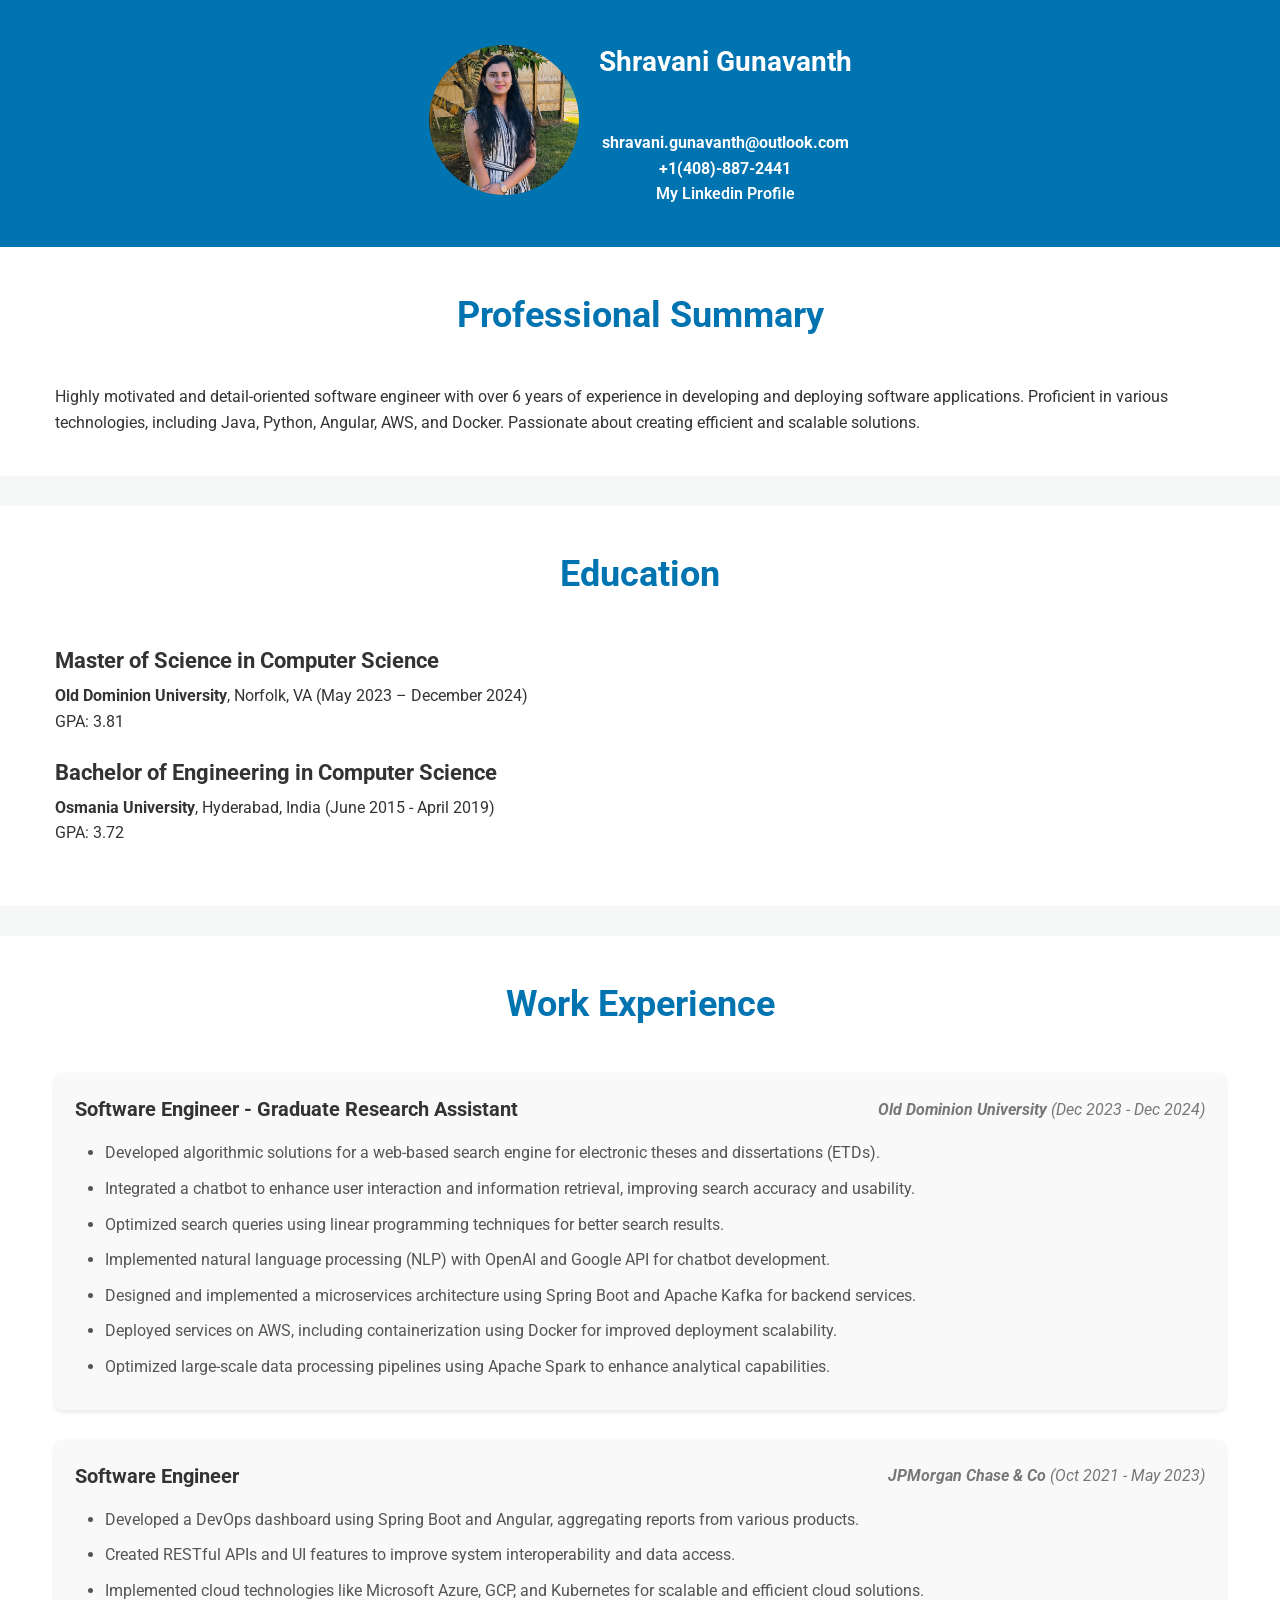
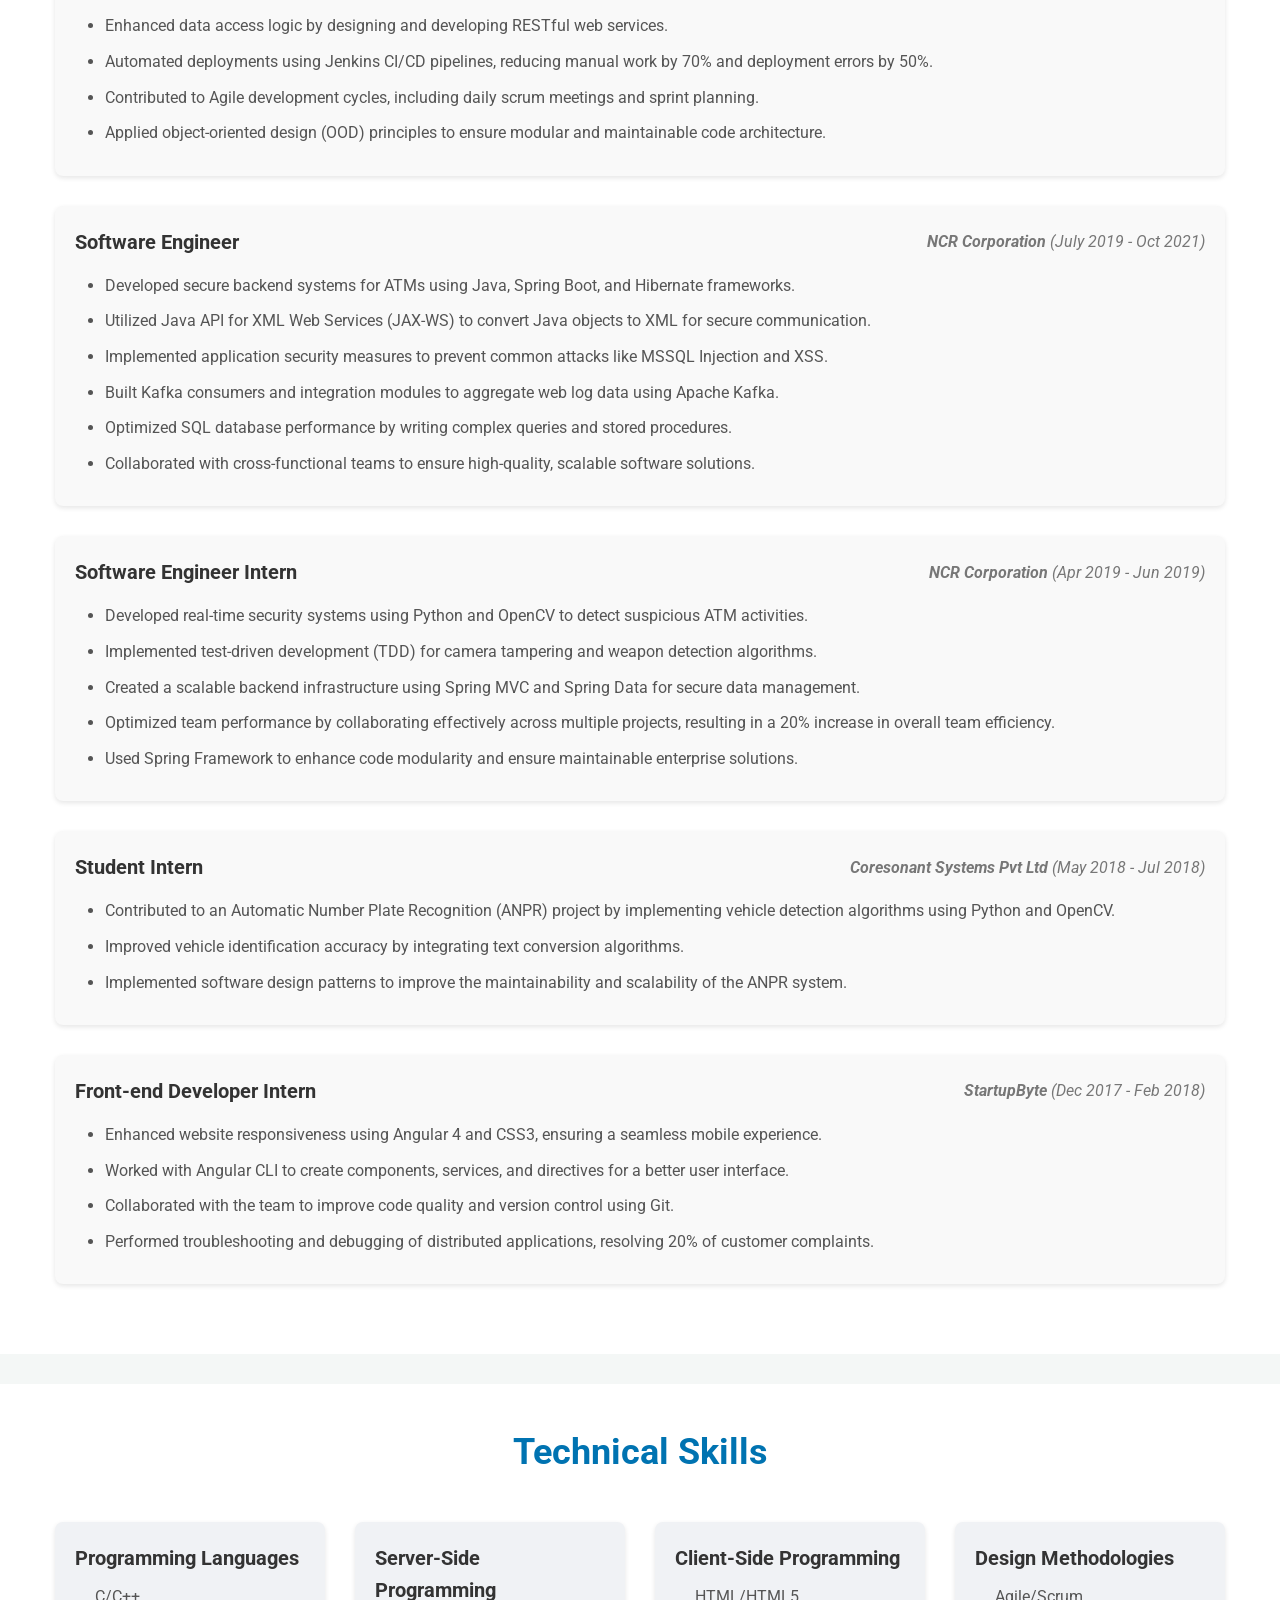
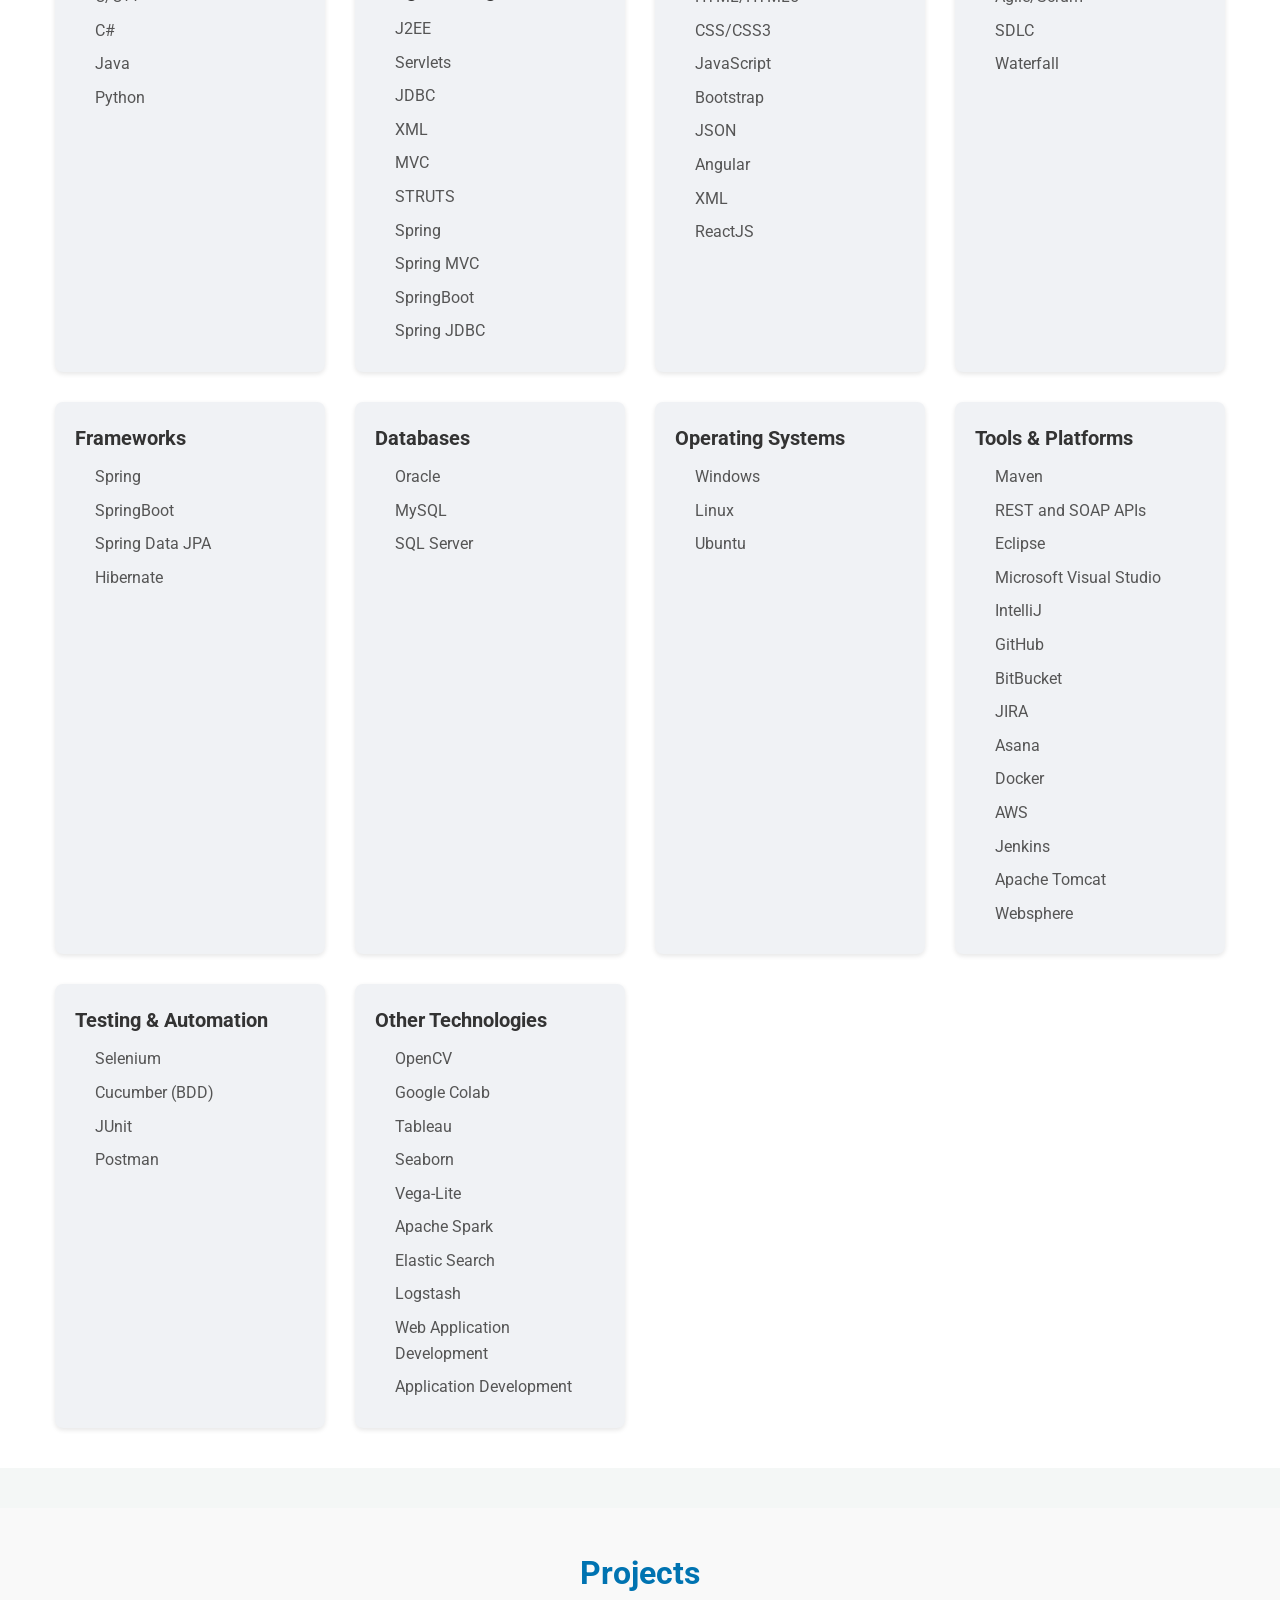
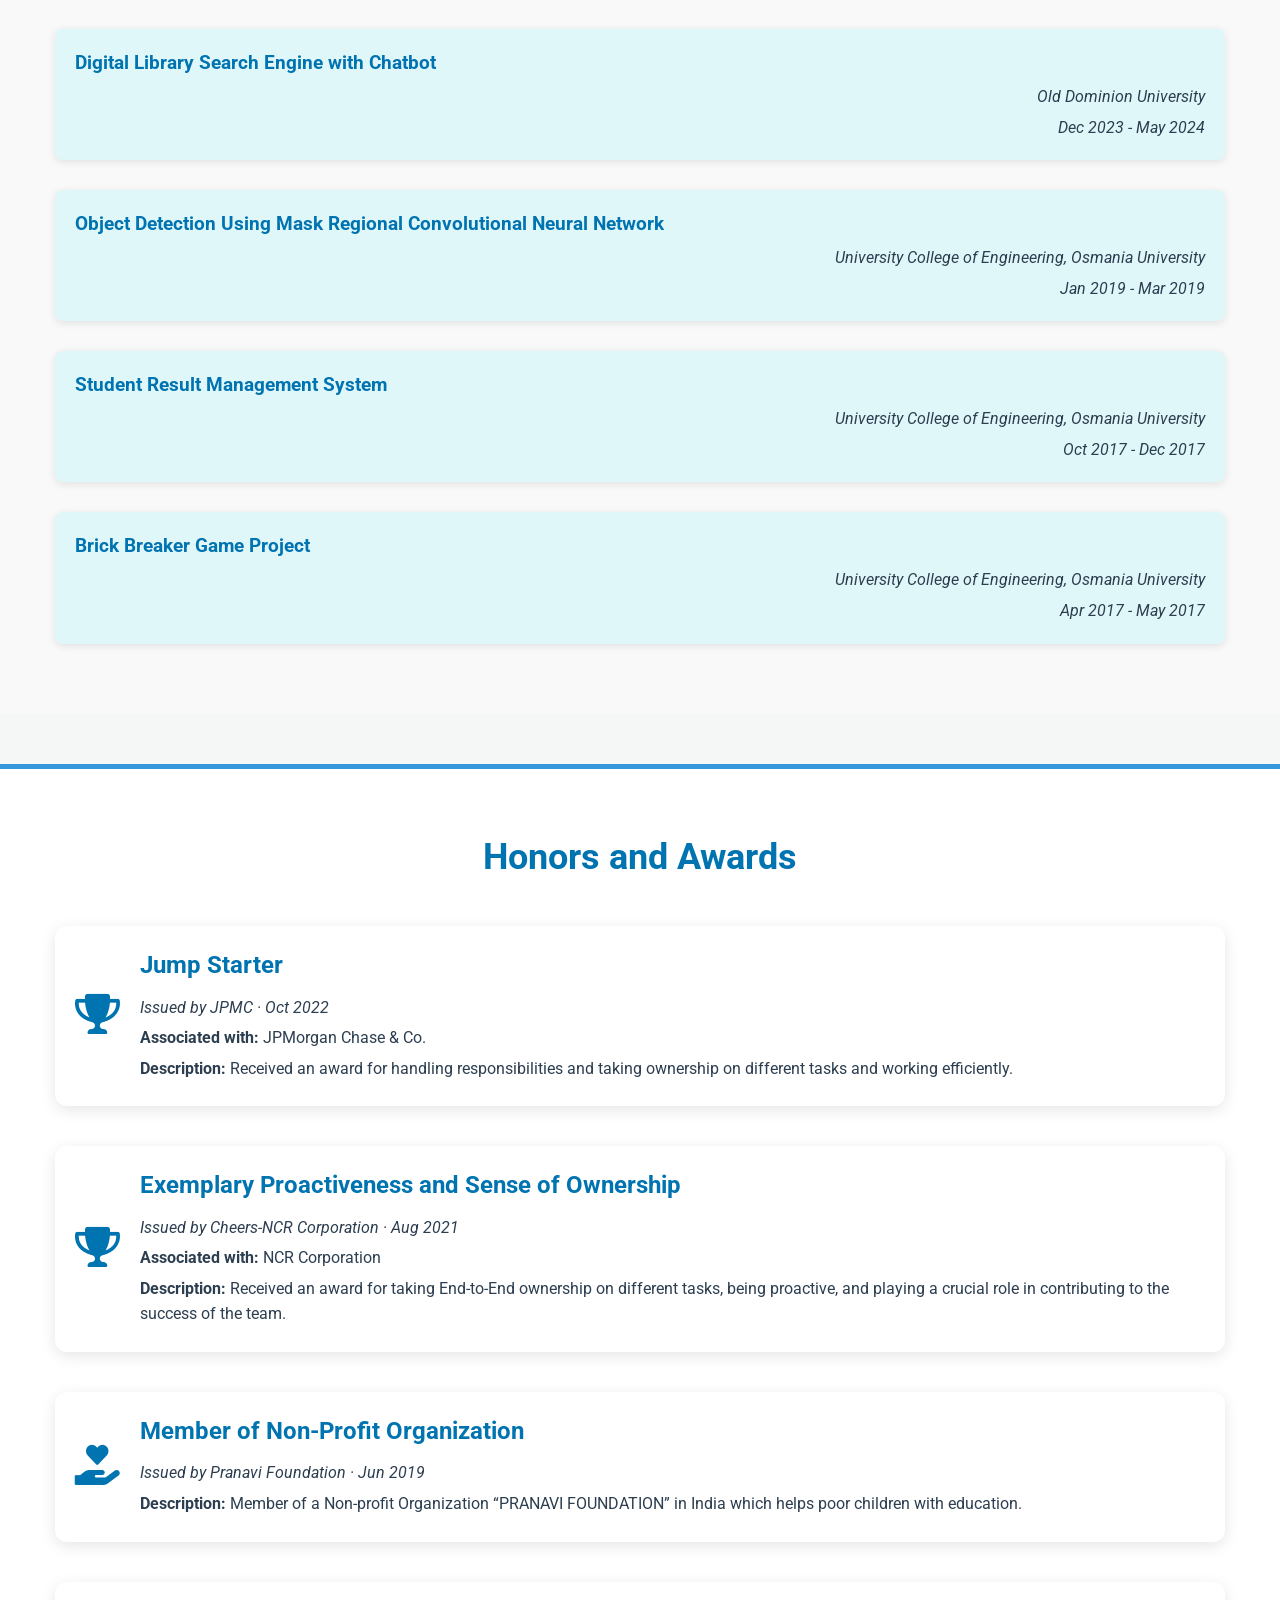
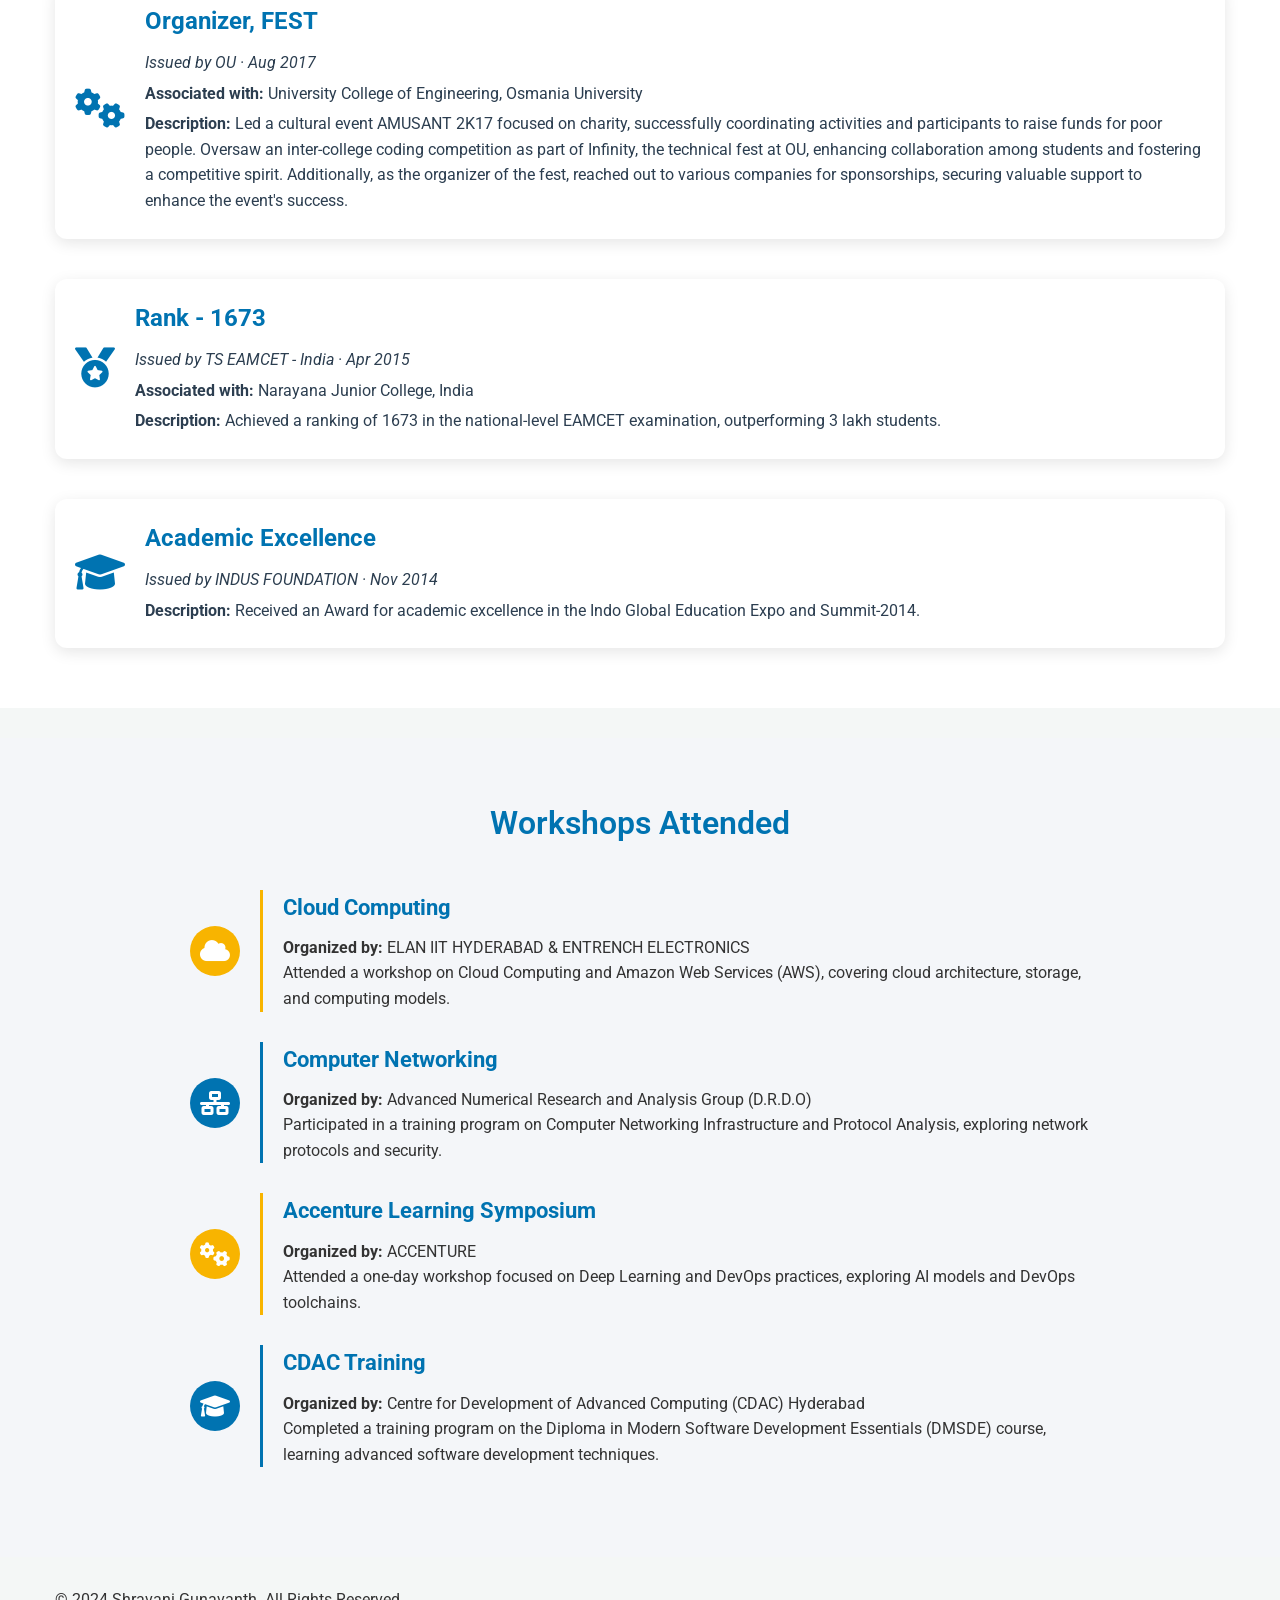
<file: index.html>
<!DOCTYPE html>
<html lang="en">

<head>
    <meta charset="UTF-8">
    <meta name="viewport" content="width=device-width, initial-scale=1.0">
    <meta http-equiv="X-UA-Compatible" content="ie=edge">
    <title>Shravani Gunavanth - Software Engineer</title>
    <link href="https://fonts.googleapis.com/css2?family=Roboto:wght@300;400;500;700&display=swap" rel="stylesheet">
    <link rel="stylesheet" href="assets/css/main.css">
    <!-- Font Awesome CDN -->
    <link rel="stylesheet" href="https://cdnjs.cloudflare.com/ajax/libs/font-awesome/6.0.0-beta3/css/all.min.css" />

</head>

<body>

    <!-- Header -->
    <header class="header">
        <div class="container">
            <div class="profile-header">
                <div class="profile-photo">
                    <img src="images/IMG_7745.jpeg" alt="Shravani Gunavanth">
                </div>
                <div class="profile-details">
                    <h1><strong>Shravani Gunavanth</strong></h1>
                    <h2>Full Stack Developer</h2>
                    <p><strong>shravani.gunavanth@outlook.com</strong></p>
                    <p><strong>+1(408)-887-2441</strong> </p>
                    <p><a href= "https://www.linkedin.com/in/shravanigunavanth/" target="_blank"> My Linkedin Profile </a></p>
                </div>
            </div>
        </div>
    </header>

    <!-- Professional Summary -->
    <section id="summary" class="section">
        <div class="container">
            <h2>Professional Summary</h2>
            <p>Highly motivated and detail-oriented software engineer with over 6 years of experience in developing and deploying software applications. Proficient in various technologies, including Java, Python, Angular, AWS, and Docker. Passionate about creating efficient and scalable solutions.</p>
        </div>
    </section>

    <!-- Education Section -->
    <section id="education" class="section">
        <div class="container">
            <h2>Education</h2>
            <div class="education-item">
                <h3>Master of Science in Computer Science</h3>
                <p><strong>Old Dominion University</strong>, Norfolk, VA (May 2023 – December 2024)</p>
                <p>GPA: 3.81</p>
            </div>
            <div class="education-item">
                <h3>Bachelor of Engineering in Computer Science</h3>
                <p><strong>Osmania University</strong>, Hyderabad, India (June 2015 - April 2019)</p>
                <p>GPA: 3.72</p>
            </div>
        </div>
    </section>
    <section id="experience" class="section experience">
      <div class="container">
          <h2>Work Experience</h2>
  
          <!-- Job Experience 1 -->
          <div class="job">
              <div class="job-header">
                  <h3>Software Engineer - Graduate Research Assistant</h3>
                  <p class="job-duration"><strong>Old Dominion University</strong> (Dec 2023 - Dec 2024)</p>
              </div>
              <ul>
                  <li>Developed algorithmic solutions for a web-based search engine for electronic theses and dissertations (ETDs).</li>
                  <li>Integrated a chatbot to enhance user interaction and information retrieval, improving search accuracy and usability.</li>
                  <li>Optimized search queries using linear programming techniques for better search results.</li>
                  <li>Implemented natural language processing (NLP) with OpenAI and Google API for chatbot development.</li>
                  <li>Designed and implemented a microservices architecture using Spring Boot and Apache Kafka for backend services.</li>
                  <li>Deployed services on AWS, including containerization using Docker for improved deployment scalability.</li>
                  <li>Optimized large-scale data processing pipelines using Apache Spark to enhance analytical capabilities.</li>
              </ul>
          </div>
  
          <!-- Job Experience 2 -->
          <div class="job">
              <div class="job-header">
                  <h3>Software Engineer</h3>
                  <p class="job-duration"><strong>JPMorgan Chase & Co</strong> (Oct 2021 - May 2023)</p>
              </div>
              <ul>
                  <li>Developed a DevOps dashboard using Spring Boot and Angular, aggregating reports from various products.</li>
                  <li>Created RESTful APIs and UI features to improve system interoperability and data access.</li>
                  <li>Implemented cloud technologies like Microsoft Azure, GCP, and Kubernetes for scalable and efficient cloud solutions.</li>
                  <li>Enhanced data access logic by designing and developing RESTful web services.</li>
                  <li>Automated deployments using Jenkins CI/CD pipelines, reducing manual work by 70% and deployment errors by 50%.</li>
                  <li>Contributed to Agile development cycles, including daily scrum meetings and sprint planning.</li>
                  <li>Applied object-oriented design (OOD) principles to ensure modular and maintainable code architecture.</li>
              </ul>
          </div>
  
          <!-- Job Experience 3 -->
          <div class="job">
              <div class="job-header">
                  <h3>Software Engineer</h3>
                  <p class="job-duration"><strong>NCR Corporation</strong> (July 2019 - Oct 2021)</p>
              </div>
              <ul>
                  <li>Developed secure backend systems for ATMs using Java, Spring Boot, and Hibernate frameworks.</li>
                  <li>Utilized Java API for XML Web Services (JAX-WS) to convert Java objects to XML for secure communication.</li>
                  <li>Implemented application security measures to prevent common attacks like MSSQL Injection and XSS.</li>
                  <li>Built Kafka consumers and integration modules to aggregate web log data using Apache Kafka.</li>
                  <li>Optimized SQL database performance by writing complex queries and stored procedures.</li>
                  <li>Collaborated with cross-functional teams to ensure high-quality, scalable software solutions.</li>
              </ul>
          </div>
  
          <!-- Job Experience 4 -->
          <div class="job">
              <div class="job-header">
                  <h3>Software Engineer Intern</h3>
                  <p class="job-duration"><strong>NCR Corporation</strong> (Apr 2019 - Jun 2019)</p>
              </div>
              <ul>
                  <li>Developed real-time security systems using Python and OpenCV to detect suspicious ATM activities.</li>
                  <li>Implemented test-driven development (TDD) for camera tampering and weapon detection algorithms.</li>
                  <li>Created a scalable backend infrastructure using Spring MVC and Spring Data for secure data management.</li>
                  <li>Optimized team performance by collaborating effectively across multiple projects, resulting in a 20% increase in overall team efficiency.</li>
                  <li>Used Spring Framework to enhance code modularity and ensure maintainable enterprise solutions.</li>
              </ul>
          </div>
  
          <!-- Job Experience 5 -->
          <div class="job">
              <div class="job-header">
                  <h3>Student Intern</h3>
                  <p class="job-duration"><strong>Coresonant Systems Pvt Ltd</strong> (May 2018 - Jul 2018)</p>
              </div>
              <ul>
                  <li>Contributed to an Automatic Number Plate Recognition (ANPR) project by implementing vehicle detection algorithms using Python and OpenCV.</li>
                  <li>Improved vehicle identification accuracy by integrating text conversion algorithms.</li>
                  <li>Implemented software design patterns to improve the maintainability and scalability of the ANPR system.</li>
              </ul>
          </div>
  
          <!-- Job Experience 6 -->
          <div class="job">
              <div class="job-header">
                  <h3>Front-end Developer Intern</h3>
                  <p class="job-duration"><strong>StartupByte</strong> (Dec 2017 - Feb 2018)</p>
              </div>
              <ul>
                  <li>Enhanced website responsiveness using Angular 4 and CSS3, ensuring a seamless mobile experience.</li>
                  <li>Worked with Angular CLI to create components, services, and directives for a better user interface.</li>
                  <li>Collaborated with the team to improve code quality and version control using Git.</li>
                  <li>Performed troubleshooting and debugging of distributed applications, resolving 20% of customer complaints.</li>
              </ul>
          </div>
      </div>
  </section>
  
    <section id="skills" class="section skills">
      <div class="container">
          <h2>Technical Skills</h2>
          <div class="skills-container">
              <!-- Programming Languages -->
              <div class="skills-category">
                  <h3>Programming Languages</h3>
                  <ul>
                      <li>C/C++</li>
                      <li>C#</li>
                      <li>Java</li>
                      <li>Python</li>
                  </ul>
              </div>
  
              <!-- Server-Side Programming -->
              <div class="skills-category">
                  <h3>Server-Side Programming</h3>
                  <ul>
                      <li>J2EE</li>
                      <li>Servlets</li>
                      <li>JDBC</li>
                      <li>XML</li>
                      <li>MVC</li>
                      <li>STRUTS</li>
                      <li>Spring</li>
                      <li>Spring MVC</li>
                      <li>SpringBoot</li>
                      <li>Spring JDBC</li>
                  </ul>
              </div>
  
              <!-- Client-Side Programming -->
              <div class="skills-category">
                  <h3>Client-Side Programming</h3>
                  <ul>
                      <li>HTML/HTML5</li>
                      <li>CSS/CSS3</li>
                      <li>JavaScript</li>
                      <li>Bootstrap</li>
                      <li>JSON</li>
                      <li>Angular</li>
                      <li>XML</li>
                      <li>ReactJS</li>
                  </ul>
              </div>
  
              <!-- Design Methodologies -->
              <div class="skills-category">
                  <h3>Design Methodologies</h3>
                  <ul>
                      <li>Agile/Scrum</li>
                      <li>SDLC</li>
                      <li>Waterfall</li>
                  </ul>
              </div>
  
              <!-- Frameworks -->
              <div class="skills-category">
                  <h3>Frameworks</h3>
                  <ul>
                      <li>Spring</li>
                      <li>SpringBoot</li>
                      <li>Spring Data JPA</li>
                      <li>Hibernate</li>
                  </ul>
              </div>
  
              <!-- Databases -->
              <div class="skills-category">
                  <h3>Databases</h3>
                  <ul>
                      <li>Oracle</li>
                      <li>MySQL</li>
                      <li>SQL Server</li>
                  </ul>
              </div>
  
              <!-- Operating Systems -->
              <div class="skills-category">
                  <h3>Operating Systems</h3>
                  <ul>
                      <li>Windows</li>
                      <li>Linux</li>
                      <li>Ubuntu</li>
                  </ul>
              </div>
  
              <!-- Tools & Platforms -->
              <div class="skills-category">
                  <h3>Tools & Platforms</h3>
                  <ul>
                      <li>Maven</li>
                      <li>REST and SOAP APIs</li>
                      <li>Eclipse</li>
                      <li>Microsoft Visual Studio</li>
                      <li>IntelliJ</li>
                      <li>GitHub</li>
                      <li>BitBucket</li>
                      <li>JIRA</li>
                      <li>Asana</li>
                      <li>Docker</li>
                      <li>AWS</li>
                      <li>Jenkins</li>
                      <li>Apache Tomcat</li>
                      <li>Websphere</li>
                  </ul>
              </div>
  
              <!-- Testing & Automation -->
              <div class="skills-category">
                  <h3>Testing & Automation</h3>
                  <ul>
                      <li>Selenium</li>
                      <li>Cucumber (BDD)</li>
                      <li>JUnit</li>
                      <li>Postman</li>
                  </ul>
              </div>
  
              <!-- Other Technologies -->
              <div class="skills-category">
                  <h3>Other Technologies</h3>
                  <ul>
                      <li>OpenCV</li>
                      <li>Google Colab</li>
                      <li>Tableau</li>
                      <li>Seaborn</li>
                      <li>Vega-Lite</li>
                      <li>Apache Spark</li>
                      <li>Elastic Search</li>
                      <li>Logstash</li>
                      <li>Web Application Development</li>
                      <li>Application Development</li>
                  </ul>
              </div>
          </div>
      </div>
  </section>
  <section id="projects" class="section projects">
    <div class="container">
        <h2>Projects</h2>

        <div class="project-cards-container"> <!-- This wrapper will help with layout -->
            <!-- Project 1 -->
            <div class="project card">
                <div class="card-header" onclick="toggleCard(1)">
                    <h3>Digital Library Search Engine with Chatbot</h3>
                    <p class="project-duration">Old Dominion University <span class="date-range">Dec 2023 - May 2024</span></p>
                </div>
                <div class="card-body" id="project-1">
                    <p class="project-objective"><strong>Objective:</strong> Created a web-based search engine for electronic theses and dissertations (ETDs) with an integrated chatbot to enhance user interaction and information retrieval.</p>
                    <h4>Key Contributions:</h4>
                    <ul>
                        <li>Developed a landing page for searching ETDs indexed by Elasticsearch, ensuring efficient and accurate search results.</li>
                        <li>Implemented a summary page showing detailed ETD metadata, including title, authors, year, university, advisor, discipline, and abstract.</li>
                        <li>Integrated a chatbot on the summary page for user inquiries, utilizing OpenAI for natural language processing and Google API for additional functionality.</li>
                        <li>Ensured user privacy by automatically deleting chatbot conversation history when users exit the page.</li>
                        <li>Managed ETD metadata storage and retrieval using MySQL.</li>
                    </ul>
                    <h4>Achievements:</h4>
                    <ul>
                        <li>Delivered a functional digital library search engine with an interactive chatbot, improving accessibility and usability of academic research documents.</li>
                        <li>Showcased expertise in Python Flask, MySQL, Elasticsearch, and APIs to build a comprehensive digital library solution.</li>
                    </ul>
                    <h4>Skills:</h4>
                    <p>MySQL · Elasticsearch · Google API · Elastic Stack (ELK) · Python · OpenAI · Flask</p>
                </div>
            </div>

            <!-- Project 2 -->
            <div class="project card">
                <div class="card-header" onclick="toggleCard(2)">
                    <h3>Object Detection Using Mask Regional Convolutional Neural Network</h3>
                    <p class="project-duration">University College of Engineering, Osmania University <span class="date-range">Jan 2019 - Mar 2019</span></p>
                </div>
                <div class="card-body" id="project-2">
                    <h4>Key Contributions:</h4>
                    <ul>
                        <li>Built an object detection model using Mask RCNN to identify and label objects in images.</li>
                        <li>Evaluated deep learning algorithms like CNN, RCNN, Fast RCNN, and Faster RCNN to select the most effective for object detection.</li>
                        <li>Trained and evaluated the model using the COCO dataset to achieve high accuracy across various object categories.</li>
                        <li>Used tools like NumPy, Matplotlib, and OpenCV to enhance model performance.</li>
                    </ul>
                    <h4>Achievements:</h4>
                    <ul>
                        <li>Achieved high object detection accuracy with the Mask RCNN model.</li>
                        <li>Optimized model performance through careful evaluation of deep learning algorithms.</li>
                    </ul>
                    <h4>Skills:</h4>
                    <p>Recurrent Neural Networks (RNN) · Neural Networks · Algorithms · OpenCV</p>
                </div>
            </div>

            <!-- Project 3 -->
            <div class="project card">
                <div class="card-header" onclick="toggleCard(3)">
                    <h3>Student Result Management System</h3>
                    <p class="project-duration">University College of Engineering, Osmania University <span class="date-range">Oct 2017 - Dec 2017</span></p>
                </div>
                <div class="card-body" id="project-3">
                    <h4>Key Contributions:</h4>
                    <ul>
                        <li>Developed an online record system for students to view examination results easily.</li>
                        <li>Created a Java application with Java Servlets, allowing admins to add, remove, and edit student records, while students could view their results and update personal information.</li>
                    </ul>
                    <h4>Skills:</h4>
                    <p>Java · Servlets · JavaServer Pages (JSP) · MySQL</p>
                </div>
            </div>

            <!-- Project 4 -->
            <div class="project card">
                <div class="card-header" onclick="toggleCard(4)">
                    <h3>Brick Breaker Game Project</h3>
                    <p class="project-duration">University College of Engineering, Osmania University <span class="date-range">Apr 2017 - May 2017</span></p>
                </div>
                <div class="card-body" id="project-4">
                    <h4>Key Contributions:</h4>
                    <ul>
                        <li>Developed a ball gaming application using Java AWT and Java Applets.</li>
                        <li>Designed an interactive game where the user controls a ball to break bricks on the screen.</li>
                    </ul>
                    <h4>Skills:</h4>
                    <p>Java AWT · Java Applets · MySQL</p>
                </div>
            </div>
        </div>
    </div>
</section>


<section id="honors-awards" class="section honors-awards">
  <div class="container">
      <h2>Honors and Awards</h2>
      
      <div class="award-timeline">
          <!-- Award 1 -->
          <div class="award-item">
              <div class="award-icon">
                  <i class="fas fa-trophy"></i> <!-- Font Awesome Trophy Icon -->
              </div>
              <div class="award-details">
                  <h3>Jump Starter</h3>
                  <p class="award-issuer">Issued by JPMC · Oct 2022</p>
                  <p><strong>Associated with:</strong> JPMorgan Chase & Co.</p>
                  <p><strong>Description:</strong> Received an award for handling responsibilities and taking ownership on different tasks and working efficiently.</p>
              </div>
          </div>

          <!-- Award 2 -->
          <div class="award-item">
              <div class="award-icon">
                  <i class="fas fa-trophy"></i> <!-- Font Awesome Trophy Icon -->
              </div>
              <div class="award-details">
                  <h3>Exemplary Proactiveness and Sense of Ownership</h3>
                  <p class="award-issuer">Issued by Cheers-NCR Corporation · Aug 2021</p>
                  <p><strong>Associated with:</strong> NCR Corporation</p>
                  <p><strong>Description:</strong> Received an award for taking End-to-End ownership on different tasks, being proactive, and playing a crucial role in contributing to the success of the team.</p>
              </div>
          </div>

          <!-- Award 3 -->
          <div class="award-item">
              <div class="award-icon">
                  <i class="fas fa-hand-holding-heart"></i> <!-- Font Awesome Heart Hand Icon -->
              </div>
              <div class="award-details">
                  <h3>Member of Non-Profit Organization</h3>
                  <p class="award-issuer">Issued by Pranavi Foundation · Jun 2019</p>
                  <p><strong>Description:</strong> Member of a Non-profit Organization “PRANAVI FOUNDATION” in India which helps poor children with education.</p>
              </div>
          </div>

          <!-- Award 4 -->
          <div class="award-item">
              <div class="award-icon">
                  <i class="fas fa-cogs"></i> <!-- Font Awesome Cogs Icon -->
              </div>
              <div class="award-details">
                  <h3>Organizer, FEST</h3>
                  <p class="award-issuer">Issued by OU · Aug 2017</p>
                  <p><strong>Associated with:</strong> University College of Engineering, Osmania University</p>
                  <p><strong>Description:</strong> Led a cultural event AMUSANT 2K17 focused on charity, successfully coordinating activities and participants to raise funds for poor people. Oversaw an inter-college coding competition as part of Infinity, the technical fest at OU, enhancing collaboration among students and fostering a competitive spirit. Additionally, as the organizer of the fest, reached out to various companies for sponsorships, securing valuable support to enhance the event's success.</p>
              </div>
          </div>

          <!-- Award 5 -->
          <div class="award-item">
              <div class="award-icon">
                  <i class="fas fa-medal"></i> <!-- Font Awesome Medal Icon -->
              </div>
              <div class="award-details">
                  <h3>Rank - 1673</h3>
                  <p class="award-issuer">Issued by TS EAMCET - India · Apr 2015</p>
                  <p><strong>Associated with:</strong> Narayana Junior College, India</p>
                  <p><strong>Description:</strong> Achieved a ranking of 1673 in the national-level EAMCET examination, outperforming 3 lakh students.</p>
              </div>
          </div>

          <!-- Award 6 -->
          <div class="award-item">
              <div class="award-icon">
                  <i class="fas fa-graduation-cap"></i> <!-- Font Awesome Graduation Cap Icon -->
              </div>
              <div class="award-details">
                  <h3>Academic Excellence</h3>
                  <p class="award-issuer">Issued by INDUS FOUNDATION · Nov 2014</p>
                  <p><strong>Description:</strong> Received an Award for academic excellence in the Indo Global Education Expo and Summit-2014.</p>
              </div>
          </div>
      </div>
  </div>
</section>

<section id="workshops" class="section">
    <div class="container">
      <h2>Workshops Attended</h2>
      <div class="timeline">
        <!-- Workshop 1 -->
        <div class="timeline-item">
          <div class="timeline-icon">
            <i class="fas fa-cloud"></i> <!-- Cloud Icon -->
          </div>
          <div class="timeline-content">
            <h3>Cloud Computing</h3>
            <p><strong>Organized by:</strong> ELAN IIT HYDERABAD & ENTRENCH ELECTRONICS</p>
            <p>Attended a workshop on Cloud Computing and Amazon Web Services (AWS), covering cloud architecture, storage, and computing models.</p>
          </div>
        </div>
        <!-- Workshop 2 -->
        <div class="timeline-item">
          <div class="timeline-icon">
            <i class="fas fa-network-wired"></i> <!-- Networking Icon -->
          </div>
          <div class="timeline-content">
            <h3>Computer Networking</h3>
            <p><strong>Organized by:</strong> Advanced Numerical Research and Analysis Group (D.R.D.O)</p>
            <p>Participated in a training program on Computer Networking Infrastructure and Protocol Analysis, exploring network protocols and security.</p>
          </div>
        </div>
        <!-- Workshop 3 -->
        <div class="timeline-item">
          <div class="timeline-icon">
            <i class="fas fa-cogs"></i> <!-- Gear Icon -->
          </div>
          <div class="timeline-content">
            <h3>Accenture Learning Symposium</h3>
            <p><strong>Organized by:</strong> ACCENTURE</p>
            <p>Attended a one-day workshop focused on Deep Learning and DevOps practices, exploring AI models and DevOps toolchains.</p>
          </div>
        </div>
        <!-- Workshop 4 -->
        <div class="timeline-item">
          <div class="timeline-icon">
            <i class="fas fa-graduation-cap"></i> <!-- Graduation Cap Icon -->
          </div>
          <div class="timeline-content">
            <h3>CDAC Training</h3>
            <p><strong>Organized by:</strong> Centre for Development of Advanced Computing (CDAC) Hyderabad</p>
            <p>Completed a training program on the Diploma in Modern Software Development Essentials (DMSDE) course, learning advanced software development techniques.</p>
          </div>
        </div>
      </div>
    </div>
  </section>



    <!-- Footer -->
    <footer>
        <div class="container">
            <p>© 2024 Shravani Gunavanth. All Rights Reserved.</p>
        </div>
    </footer>

    <script>
      // Smooth scroll for anchor links
      document.querySelectorAll('a[href^="#"]').forEach(anchor => {
          anchor.addEventListener('click', function (e) {
              e.preventDefault();
              document.querySelector(this.getAttribute('href')).scrollIntoView({
                  behavior: 'smooth'
              });
          });
      });
  
      // Toggle card visibility when clicked
      function toggleCard(projectId) {
          const cardBody = document.getElementById(`project-${projectId}`);
          cardBody.classList.toggle('active'); // Toggles the active class
      }

      function toggleWorkshop(workshopId) {
            const workshopBody = document.getElementById(`workshop-${workshopId}`);
            const isVisible = workshopBody.style.display === 'block';

            // Hide all other workshops
            document.querySelectorAll('.card-body').forEach(body => {
            body.style.display = 'none';
            });

            // Toggle the clicked workshop's visibility
            workshopBody.style.display = isVisible ? 'none' : 'block';
        }

    </script>
</body>

</html>
</file>
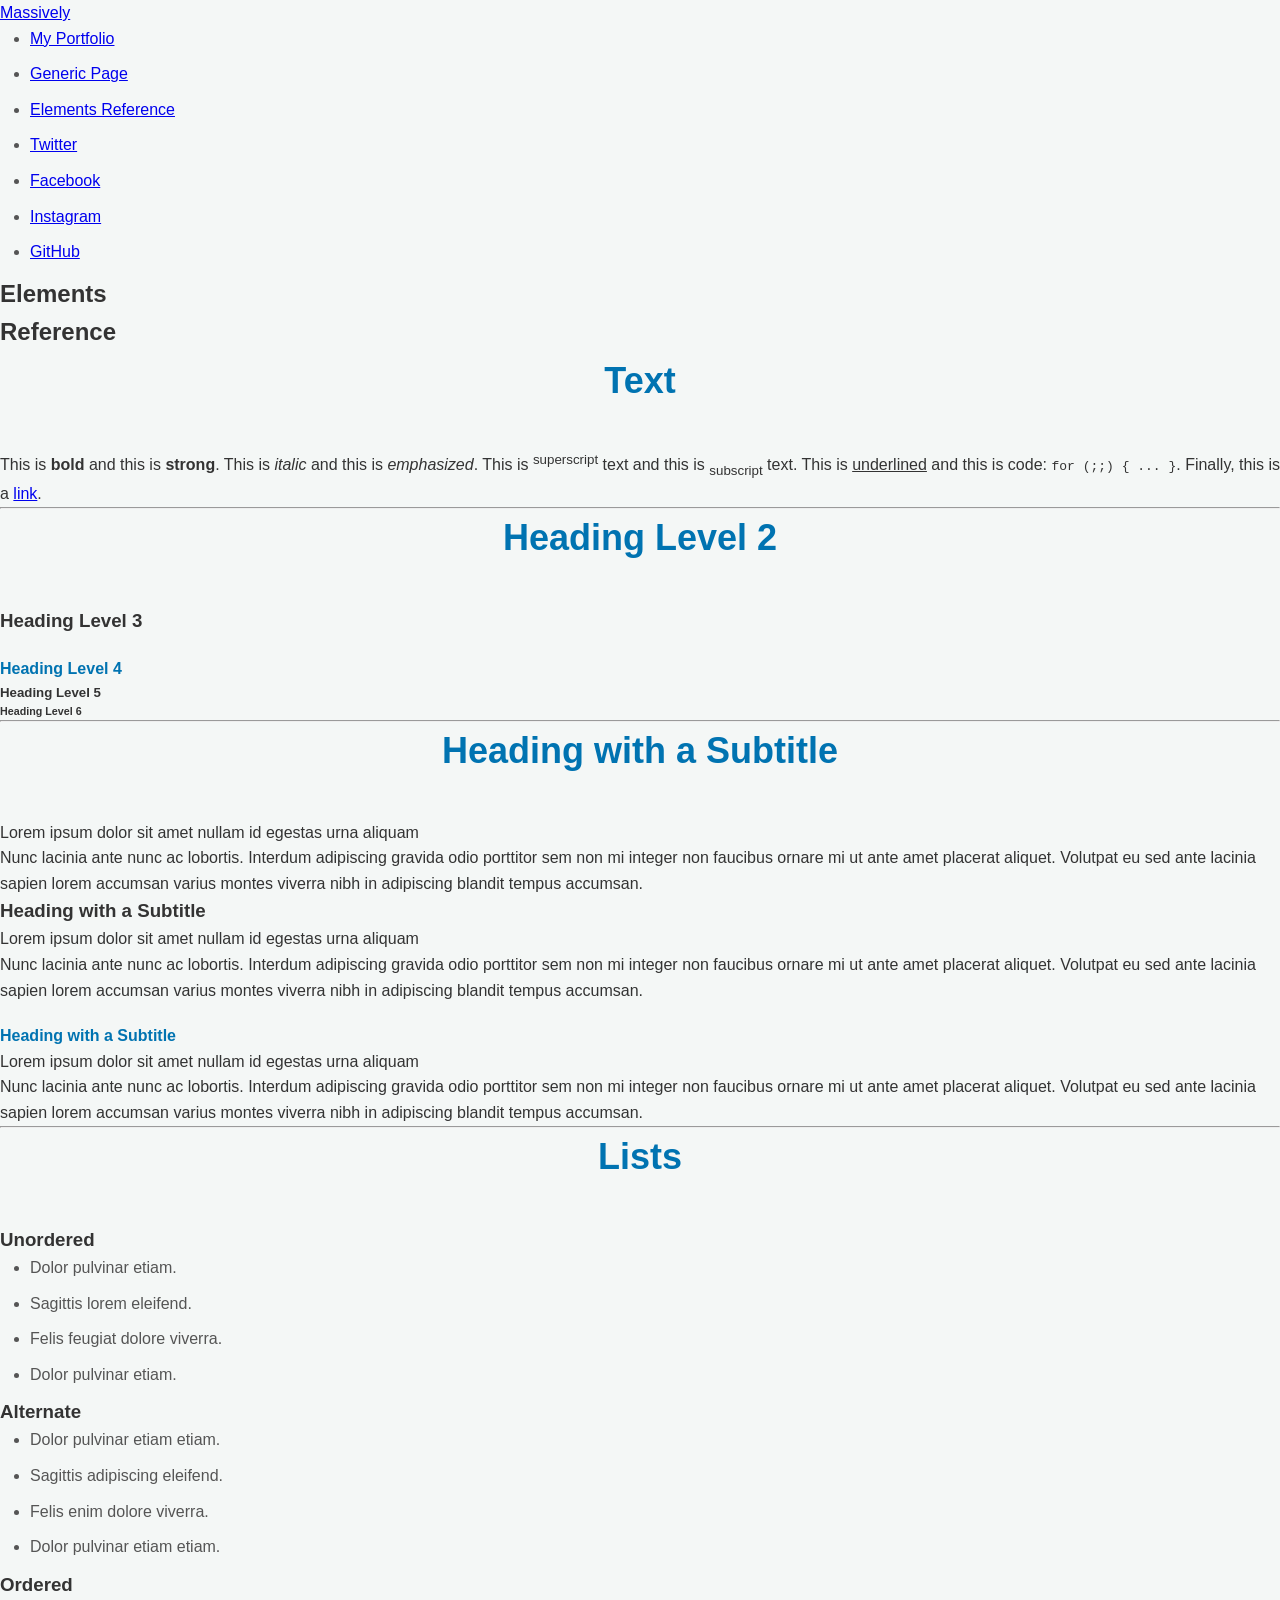
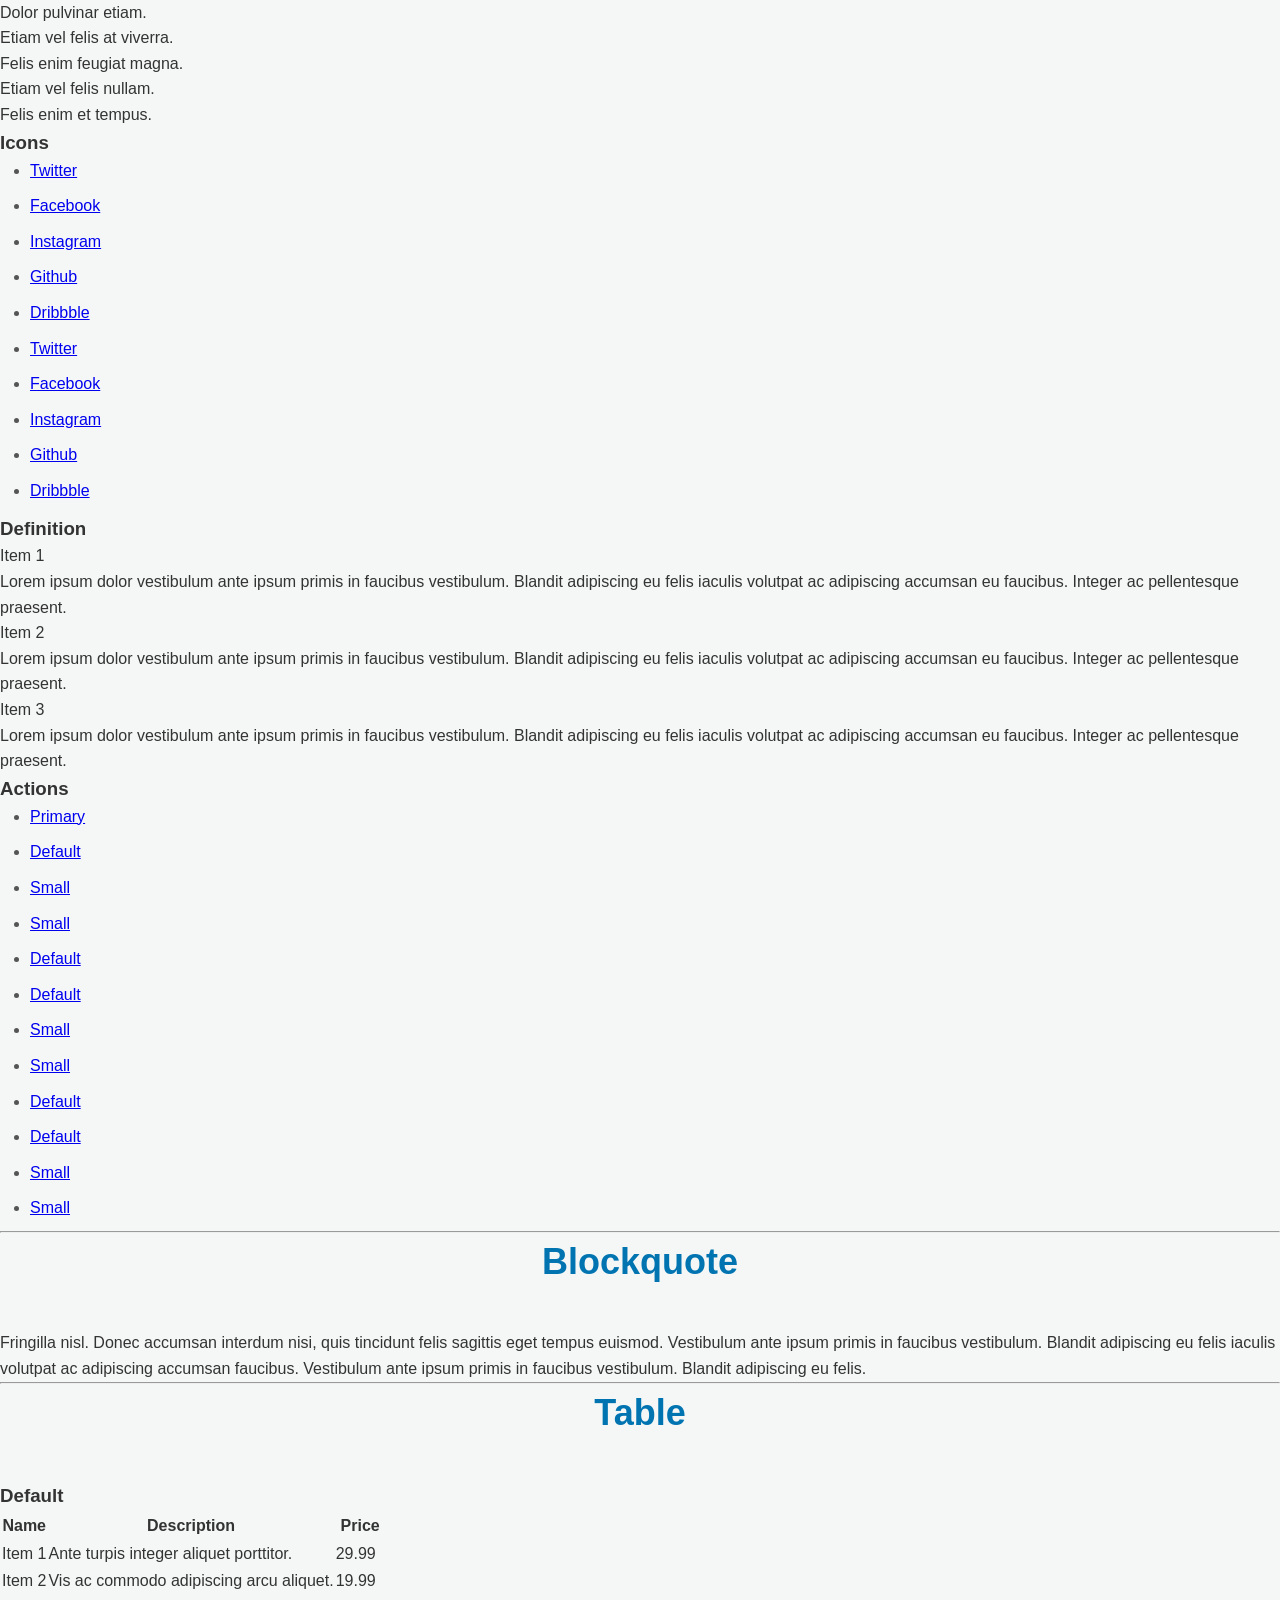
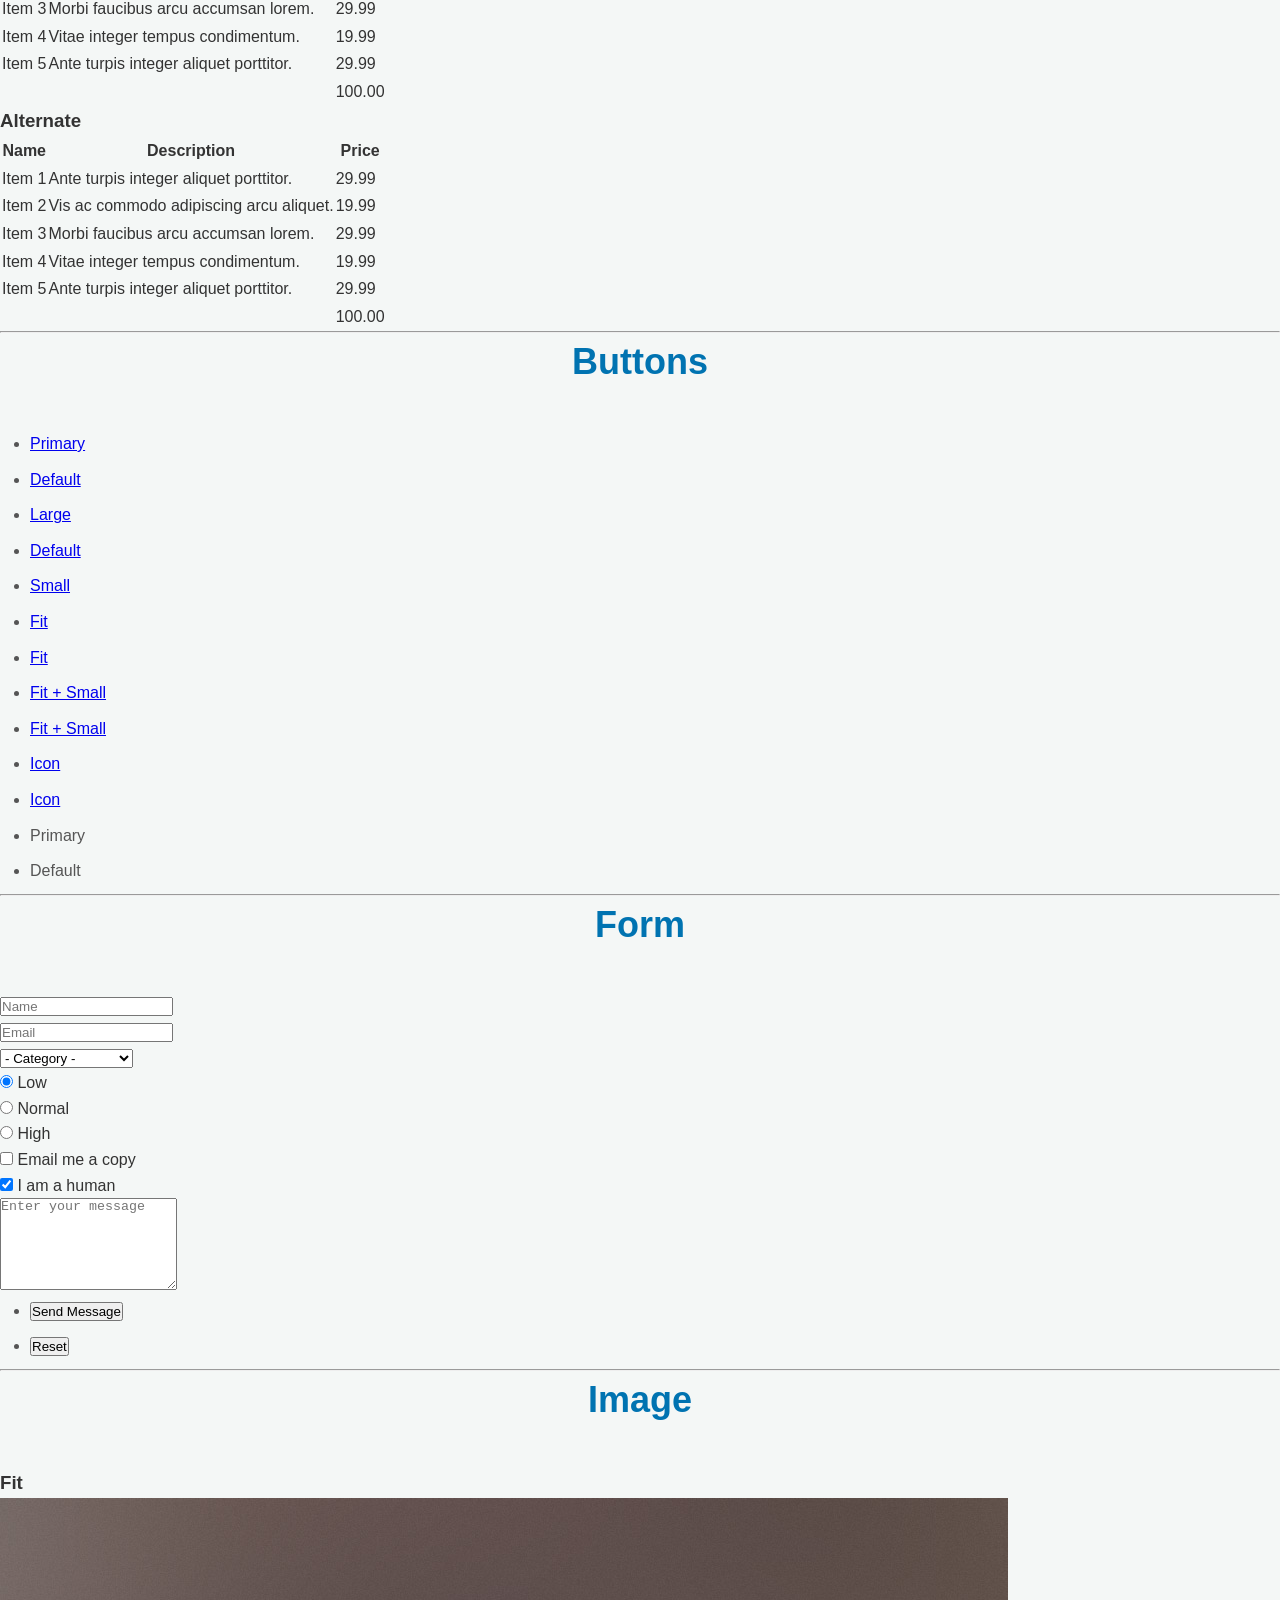
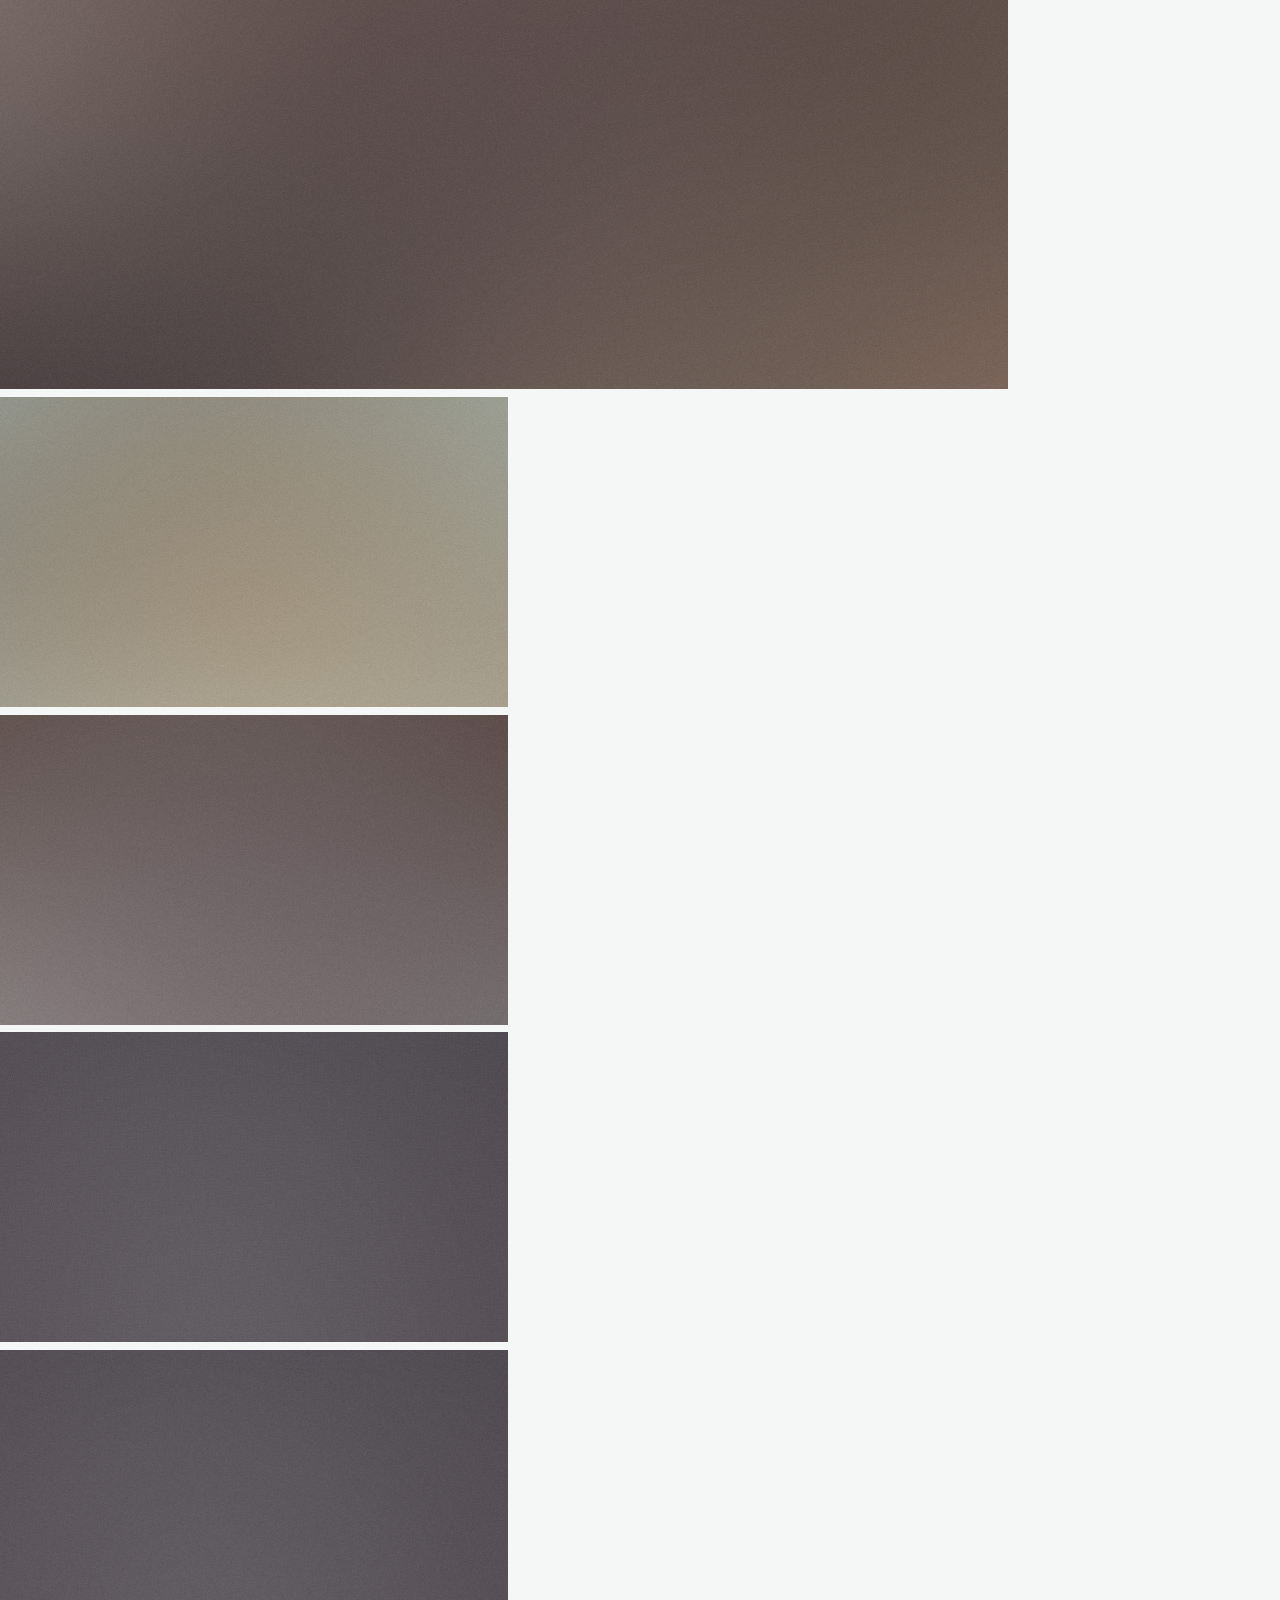
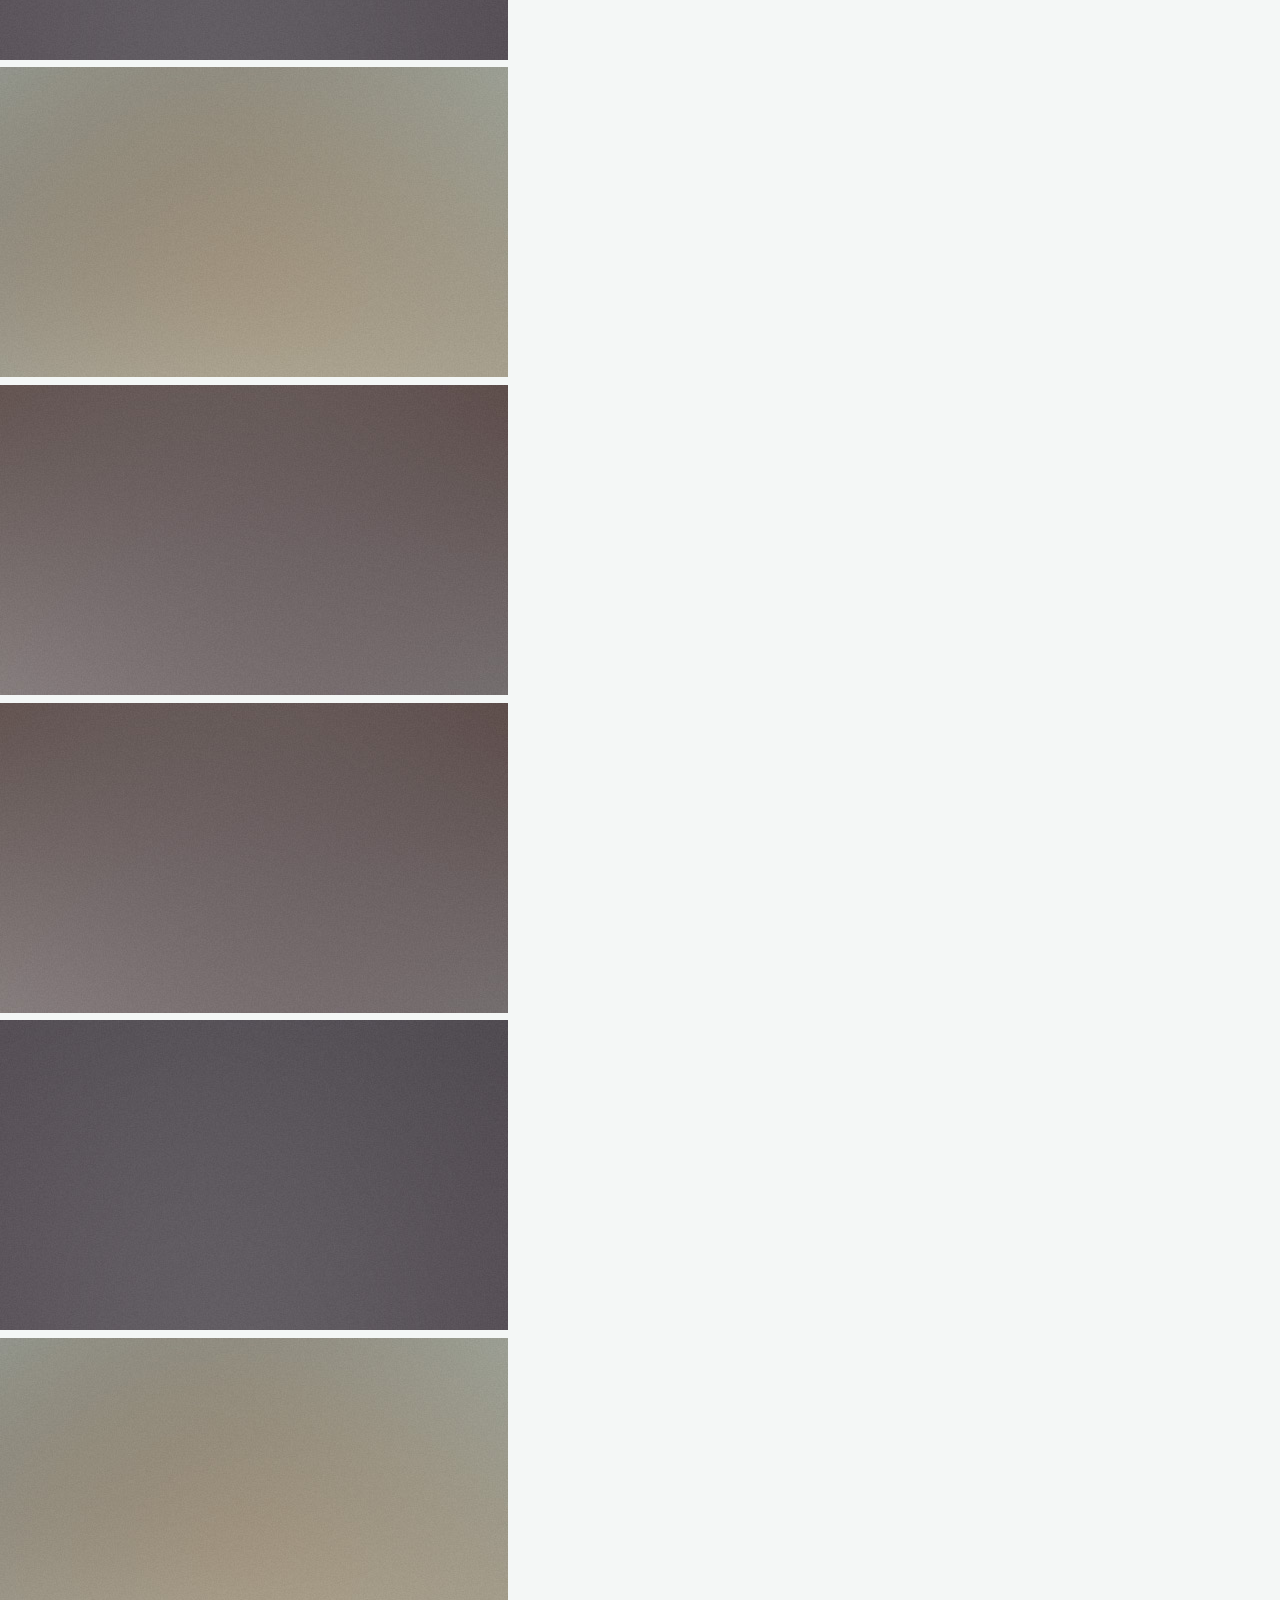
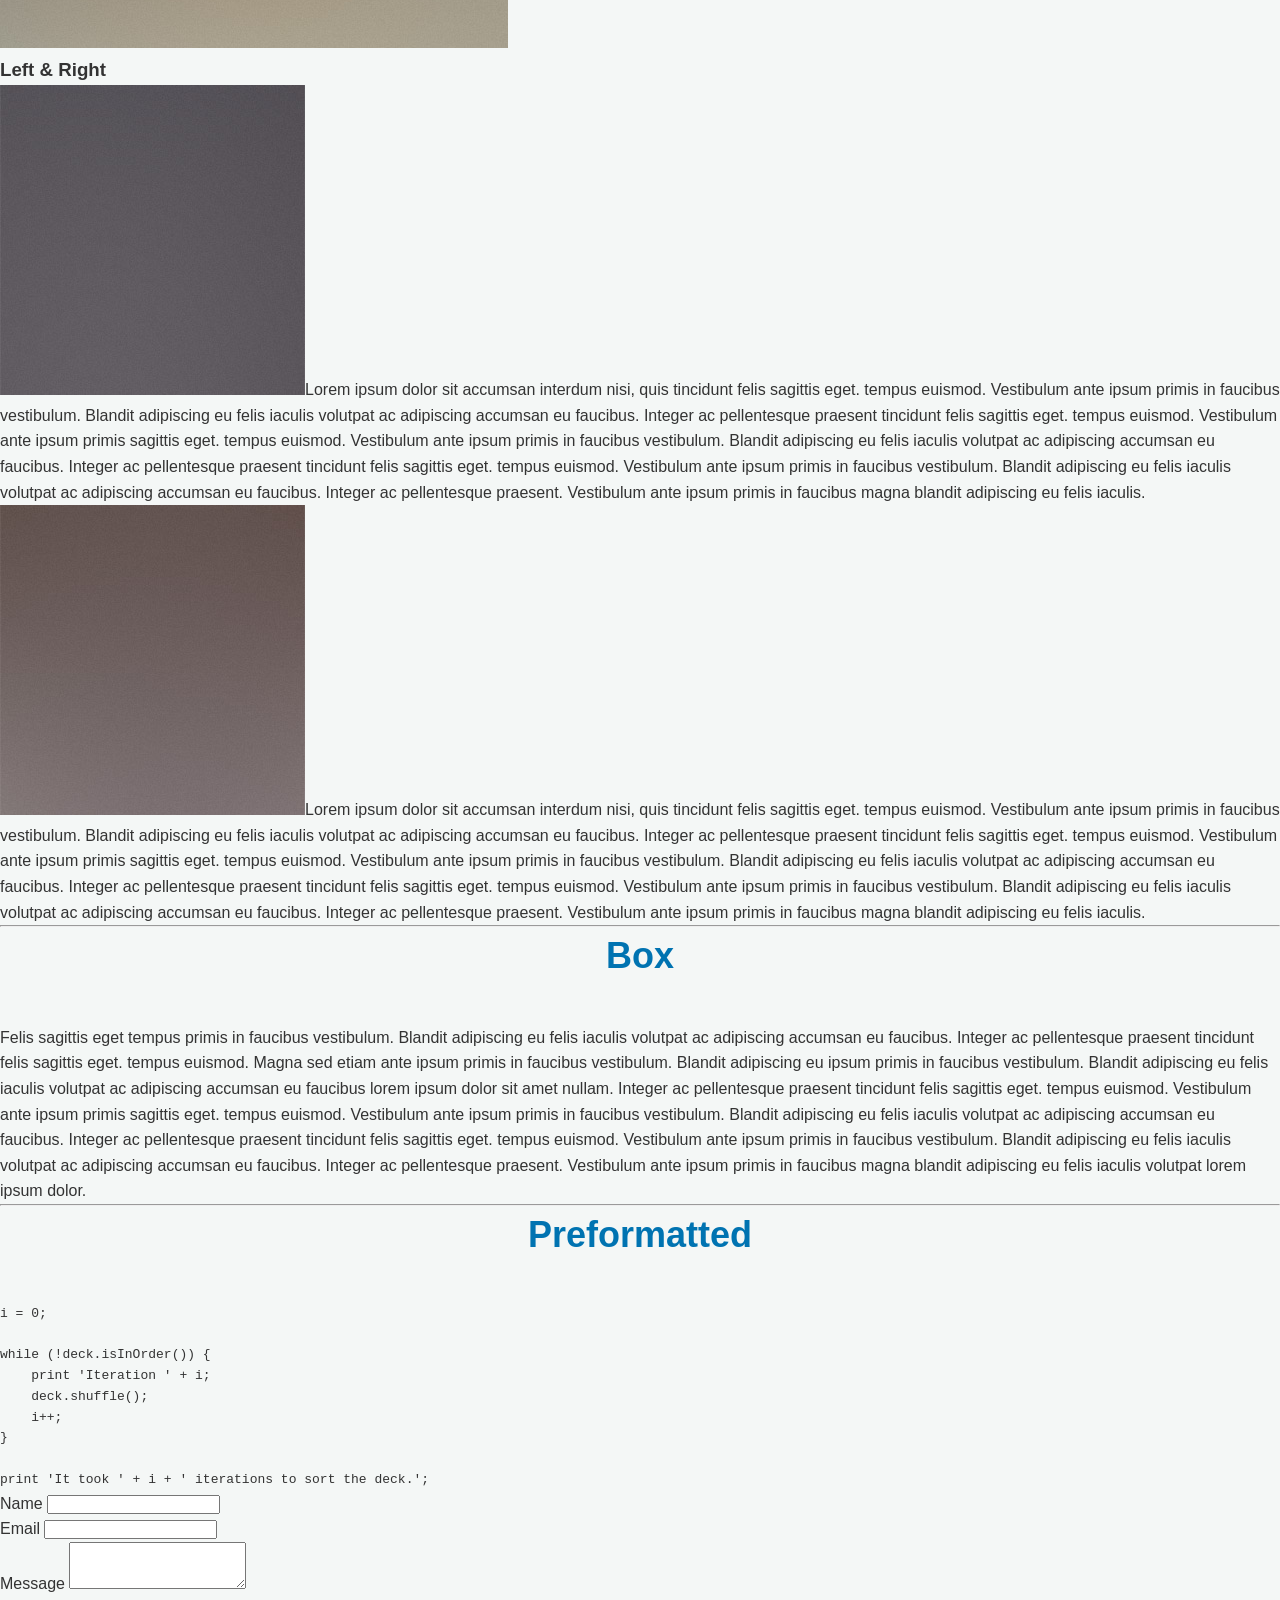
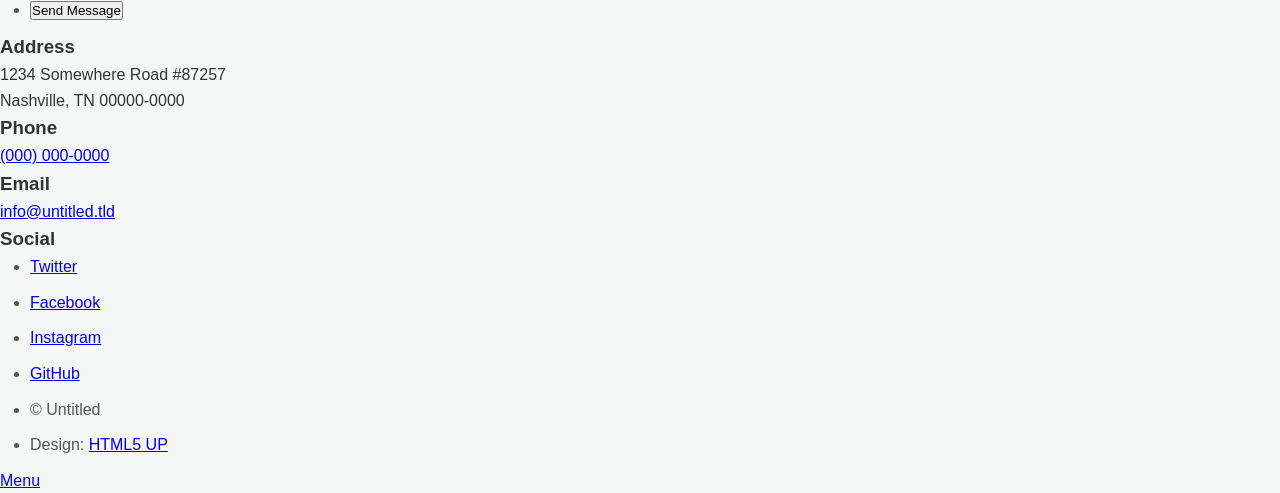
<file: elements.html>
<!DOCTYPE HTML>
<!--
	Massively by HTML5 UP
	html5up.net | @ajlkn
	Free for personal and commercial use under the CCA 3.0 license (html5up.net/license)
-->
<html>
	<head>
		<title>Elements Reference - Massively by HTML5 UP</title>
		<meta charset="utf-8" />
		<meta name="viewport" content="width=device-width, initial-scale=1, user-scalable=no" />
		<link rel="stylesheet" href="assets/css/main.css" />
		<noscript><link rel="stylesheet" href="assets/css/noscript.css" /></noscript>
	</head>
	<body class="is-preload">

		<!-- Wrapper -->
			<div id="wrapper">

				<!-- Header -->
					<header id="header">
						<a href="index.html" class="logo">Massively</a>
					</header>

				<!-- Nav -->
					<nav id="nav">
						<ul class="links">
							<li><a href="index.html">My Portfolio</a></li>
							<li><a href="generic.html">Generic Page</a></li>
							<li class="active"><a href="elements.html">Elements Reference</a></li>
						</ul>
						<ul class="icons">
							<li><a href="#" class="icon brands fa-twitter"><span class="label">Twitter</span></a></li>
							<li><a href="#" class="icon brands fa-facebook-f"><span class="label">Facebook</span></a></li>
							<li><a href="#" class="icon brands fa-instagram"><span class="label">Instagram</span></a></li>
							<li><a href="#" class="icon brands fa-github"><span class="label">GitHub</span></a></li>
						</ul>
					</nav>

				<!-- Main -->
					<div id="main">

						<!-- Post -->
							<section class="post">
								<header class="major">
									<h1>Elements<br />
									Reference</h1>
								</header>

								<!-- Text stuff -->
									<h2>Text</h2>
									<p>This is <b>bold</b> and this is <strong>strong</strong>. This is <i>italic</i> and this is <em>emphasized</em>.
									This is <sup>superscript</sup> text and this is <sub>subscript</sub> text.
									This is <u>underlined</u> and this is code: <code>for (;;) { ... }</code>.
									Finally, this is a <a href="#">link</a>.</p>
									<hr />
									<h2>Heading Level 2</h2>
									<h3>Heading Level 3</h3>
									<h4>Heading Level 4</h4>
									<h5>Heading Level 5</h5>
									<h6>Heading Level 6</h6>
									<hr />
									<header>
										<h2>Heading with a Subtitle</h2>
										<p>Lorem ipsum dolor sit amet nullam id egestas urna aliquam</p>
									</header>
									<p>Nunc lacinia ante nunc ac lobortis. Interdum adipiscing gravida odio porttitor sem non mi integer non faucibus ornare mi ut ante amet placerat aliquet. Volutpat eu sed ante lacinia sapien lorem accumsan varius montes viverra nibh in adipiscing blandit tempus accumsan.</p>
									<header>
										<h3>Heading with a Subtitle</h3>
										<p>Lorem ipsum dolor sit amet nullam id egestas urna aliquam</p>
									</header>
									<p>Nunc lacinia ante nunc ac lobortis. Interdum adipiscing gravida odio porttitor sem non mi integer non faucibus ornare mi ut ante amet placerat aliquet. Volutpat eu sed ante lacinia sapien lorem accumsan varius montes viverra nibh in adipiscing blandit tempus accumsan.</p>
									<header>
										<h4>Heading with a Subtitle</h4>
										<p>Lorem ipsum dolor sit amet nullam id egestas urna aliquam</p>
									</header>
									<p>Nunc lacinia ante nunc ac lobortis. Interdum adipiscing gravida odio porttitor sem non mi integer non faucibus ornare mi ut ante amet placerat aliquet. Volutpat eu sed ante lacinia sapien lorem accumsan varius montes viverra nibh in adipiscing blandit tempus accumsan.</p>

									<hr />

								<!-- Lists -->
									<h2>Lists</h2>
									<div class="row">
										<div class="col-6 col-12-small">

											<h3>Unordered</h3>
											<ul>
												<li>Dolor pulvinar etiam.</li>
												<li>Sagittis lorem eleifend.</li>
												<li>Felis feugiat dolore viverra.</li>
												<li>Dolor pulvinar etiam.</li>
											</ul>

											<h3>Alternate</h3>
											<ul class="alt">
												<li>Dolor pulvinar etiam etiam.</li>
												<li>Sagittis adipiscing eleifend.</li>
												<li>Felis enim dolore viverra.</li>
												<li>Dolor pulvinar etiam etiam.</li>
											</ul>

										</div>
										<div class="col-6 col-12-small">

											<h3>Ordered</h3>
											<ol>
												<li>Dolor pulvinar etiam.</li>
												<li>Etiam vel felis at viverra.</li>
												<li>Felis enim feugiat magna.</li>
												<li>Etiam vel felis nullam.</li>
												<li>Felis enim et tempus.</li>
											</ol>

											<h3>Icons</h3>
											<ul class="icons">
												<li><a href="#" class="icon brands fa-twitter"><span class="label">Twitter</span></a></li>
												<li><a href="#" class="icon brands fa-facebook-f"><span class="label">Facebook</span></a></li>
												<li><a href="#" class="icon brands fa-instagram"><span class="label">Instagram</span></a></li>
												<li><a href="#" class="icon brands fa-github"><span class="label">Github</span></a></li>
												<li><a href="#" class="icon brands fa-dribbble"><span class="label">Dribbble</span></a></li>
											</ul>
											<ul class="icons alt">
												<li><a href="#" class="icon brands alt fa-twitter"><span class="label">Twitter</span></a></li>
												<li><a href="#" class="icon brands alt fa-facebook-f"><span class="label">Facebook</span></a></li>
												<li><a href="#" class="icon brands alt fa-instagram"><span class="label">Instagram</span></a></li>
												<li><a href="#" class="icon brands alt fa-github"><span class="label">Github</span></a></li>
												<li><a href="#" class="icon brands alt fa-dribbble"><span class="label">Dribbble</span></a></li>
											</ul>

										</div>
									</div>
									<h3>Definition</h3>
									<dl>
										<dt>Item 1</dt>
										<dd>
											<p>Lorem ipsum dolor vestibulum ante ipsum primis in faucibus vestibulum. Blandit adipiscing eu felis iaculis volutpat ac adipiscing accumsan eu faucibus. Integer ac pellentesque praesent.</p>
										</dd>
										<dt>Item 2</dt>
										<dd>
											<p>Lorem ipsum dolor vestibulum ante ipsum primis in faucibus vestibulum. Blandit adipiscing eu felis iaculis volutpat ac adipiscing accumsan eu faucibus. Integer ac pellentesque praesent.</p>
										</dd>
										<dt>Item 3</dt>
										<dd>
											<p>Lorem ipsum dolor vestibulum ante ipsum primis in faucibus vestibulum. Blandit adipiscing eu felis iaculis volutpat ac adipiscing accumsan eu faucibus. Integer ac pellentesque praesent.</p>
										</dd>
									</dl>

									<h3>Actions</h3>
									<ul class="actions">
										<li><a href="#" class="button primary">Primary</a></li>
										<li><a href="#" class="button">Default</a></li>
									</ul>
									<ul class="actions small">
										<li><a href="#" class="button primary small">Small</a></li>
										<li><a href="#" class="button small">Small</a></li>
									</ul>
									<div class="row">
										<div class="col-6 col-12-small">
											<ul class="actions stacked">
												<li><a href="#" class="button primary">Default</a></li>
												<li><a href="#" class="button">Default</a></li>
											</ul>
										</div>
										<div class="col-6 col-12-small">
											<ul class="actions stacked">
												<li><a href="#" class="button primary small">Small</a></li>
												<li><a href="#" class="button small">Small</a></li>
											</ul>
										</div>
									</div>
									<div class="row">
										<div class="col-6 col-12-small">
											<ul class="actions stacked">
												<li><a href="#" class="button primary fit">Default</a></li>
												<li><a href="#" class="button fit">Default</a></li>
											</ul>
										</div>
										<div class="col-6 col-12-small">
											<ul class="actions stacked">
												<li><a href="#" class="button primary small fit">Small</a></li>
												<li><a href="#" class="button small fit">Small</a></li>
											</ul>
										</div>
									</div>

									<hr />

								<!-- Blockquote -->
									<h2>Blockquote</h2>
									<blockquote>Fringilla nisl. Donec accumsan interdum nisi, quis tincidunt felis sagittis eget tempus euismod. Vestibulum ante ipsum primis in faucibus vestibulum. Blandit adipiscing eu felis iaculis volutpat ac adipiscing accumsan faucibus. Vestibulum ante ipsum primis in faucibus vestibulum. Blandit adipiscing eu felis.</blockquote>

									<hr />

								<!-- Table -->
									<h2>Table</h2>

									<h3>Default</h3>
									<div class="table-wrapper">
										<table>
											<thead>
												<tr>
													<th>Name</th>
													<th>Description</th>
													<th>Price</th>
												</tr>
											</thead>
											<tbody>
												<tr>
													<td>Item 1</td>
													<td>Ante turpis integer aliquet porttitor.</td>
													<td>29.99</td>
												</tr>
												<tr>
													<td>Item 2</td>
													<td>Vis ac commodo adipiscing arcu aliquet.</td>
													<td>19.99</td>
												</tr>
												<tr>
													<td>Item 3</td>
													<td> Morbi faucibus arcu accumsan lorem.</td>
													<td>29.99</td>
												</tr>
												<tr>
													<td>Item 4</td>
													<td>Vitae integer tempus condimentum.</td>
													<td>19.99</td>
												</tr>
												<tr>
													<td>Item 5</td>
													<td>Ante turpis integer aliquet porttitor.</td>
													<td>29.99</td>
												</tr>
											</tbody>
											<tfoot>
												<tr>
													<td colspan="2"></td>
													<td>100.00</td>
												</tr>
											</tfoot>
										</table>
									</div>

									<h3>Alternate</h3>
									<div class="table-wrapper">
										<table class="alt">
											<thead>
												<tr>
													<th>Name</th>
													<th>Description</th>
													<th>Price</th>
												</tr>
											</thead>
											<tbody>
												<tr>
													<td>Item 1</td>
													<td>Ante turpis integer aliquet porttitor.</td>
													<td>29.99</td>
												</tr>
												<tr>
													<td>Item 2</td>
													<td>Vis ac commodo adipiscing arcu aliquet.</td>
													<td>19.99</td>
												</tr>
												<tr>
													<td>Item 3</td>
													<td> Morbi faucibus arcu accumsan lorem.</td>
													<td>29.99</td>
												</tr>
												<tr>
													<td>Item 4</td>
													<td>Vitae integer tempus condimentum.</td>
													<td>19.99</td>
												</tr>
												<tr>
													<td>Item 5</td>
													<td>Ante turpis integer aliquet porttitor.</td>
													<td>29.99</td>
												</tr>
											</tbody>
											<tfoot>
												<tr>
													<td colspan="2"></td>
													<td>100.00</td>
												</tr>
											</tfoot>
										</table>
									</div>

									<hr />

								<!-- Buttons -->
									<h2>Buttons</h2>
									<ul class="actions">
										<li><a href="#" class="button primary">Primary</a></li>
										<li><a href="#" class="button">Default</a></li>
									</ul>
									<ul class="actions">
										<li><a href="#" class="button primary large">Large</a></li>
										<li><a href="#" class="button">Default</a></li>
										<li><a href="#" class="button small">Small</a></li>
									</ul>
									<ul class="actions fit">
										<li><a href="#" class="button primary fit">Fit</a></li>
										<li><a href="#" class="button fit">Fit</a></li>
									</ul>
									<ul class="actions fit small">
										<li><a href="#" class="button primary fit small">Fit + Small</a></li>
										<li><a href="#" class="button fit small">Fit + Small</a></li>
									</ul>
									<ul class="actions">
										<li><a href="#" class="button primary icon solid fa-search">Icon</a></li>
										<li><a href="#" class="button icon solid fa-download">Icon</a></li>
									</ul>
									<ul class="actions">
										<li><span class="button primary disabled">Primary</span></li>
										<li><span class="button disabled">Default</span></li>
									</ul>

									<hr />

								<!-- Form -->
									<h2>Form</h2>

									<form method="post" action="#">
										<div class="row gtr-uniform">
											<div class="col-6 col-12-xsmall">
												<input type="text" name="demo-name" id="demo-name" value="" placeholder="Name" />
											</div>
											<div class="col-6 col-12-xsmall">
												<input type="email" name="demo-email" id="demo-email" value="" placeholder="Email" />
											</div>
											<!-- Break -->
											<div class="col-12">
												<select name="demo-category" id="demo-category">
													<option value="">- Category -</option>
													<option value="1">Manufacturing</option>
													<option value="1">Shipping</option>
													<option value="1">Administration</option>
													<option value="1">Human Resources</option>
												</select>
											</div>
											<!-- Break -->
											<div class="col-4 col-12-small">
												<input type="radio" id="demo-priority-low" name="demo-priority" checked>
												<label for="demo-priority-low">Low</label>
											</div>
											<div class="col-4 col-12-small">
												<input type="radio" id="demo-priority-normal" name="demo-priority">
												<label for="demo-priority-normal">Normal</label>
											</div>
											<div class="col-4 col-12-small">
												<input type="radio" id="demo-priority-high" name="demo-priority">
												<label for="demo-priority-high">High</label>
											</div>
											<!-- Break -->
											<div class="col-6 col-12-small">
												<input type="checkbox" id="demo-copy" name="demo-copy">
												<label for="demo-copy">Email me a copy</label>
											</div>
											<div class="col-6 col-12-small">
												<input type="checkbox" id="demo-human" name="demo-human" checked>
												<label for="demo-human">I am a human</label>
											</div>
											<!-- Break -->
											<div class="col-12">
												<textarea name="demo-message" id="demo-message" placeholder="Enter your message" rows="6"></textarea>
											</div>
											<!-- Break -->
											<div class="col-12">
												<ul class="actions">
													<li><input type="submit" value="Send Message" class="primary" /></li>
													<li><input type="reset" value="Reset" /></li>
												</ul>
											</div>
										</div>
									</form>

									<hr />

								<!-- Image -->
									<h2>Image</h2>

									<h3>Fit</h3>
									<span class="image fit"><img src="images/pic01.jpg" alt="" /></span>
									<div class="box alt">
										<div class="row gtr-50 gtr-uniform">
											<div class="col-4"><span class="image fit"><img src="images/pic02.jpg" alt="" /></span></div>
											<div class="col-4"><span class="image fit"><img src="images/pic03.jpg" alt="" /></span></div>
											<div class="col-4"><span class="image fit"><img src="images/pic04.jpg" alt="" /></span></div>
											<!-- Break -->
											<div class="col-4"><span class="image fit"><img src="images/pic04.jpg" alt="" /></span></div>
											<div class="col-4"><span class="image fit"><img src="images/pic02.jpg" alt="" /></span></div>
											<div class="col-4"><span class="image fit"><img src="images/pic03.jpg" alt="" /></span></div>
											<!-- Break -->
											<div class="col-4"><span class="image fit"><img src="images/pic03.jpg" alt="" /></span></div>
											<div class="col-4"><span class="image fit"><img src="images/pic04.jpg" alt="" /></span></div>
											<div class="col-4"><span class="image fit"><img src="images/pic02.jpg" alt="" /></span></div>
										</div>
									</div>

									<h3>Left &amp; Right</h3>
									<p><span class="image left"><img src="images/pic08.jpg" alt="" /></span>Lorem ipsum dolor sit accumsan interdum nisi, quis tincidunt felis sagittis eget. tempus euismod. Vestibulum ante ipsum primis in faucibus vestibulum. Blandit adipiscing eu felis iaculis volutpat ac adipiscing accumsan eu faucibus. Integer ac pellentesque praesent tincidunt felis sagittis eget. tempus euismod. Vestibulum ante ipsum primis sagittis eget. tempus euismod. Vestibulum ante ipsum primis in faucibus vestibulum. Blandit adipiscing eu felis iaculis volutpat ac adipiscing accumsan eu faucibus. Integer ac pellentesque praesent tincidunt felis sagittis eget. tempus euismod. Vestibulum ante ipsum primis in faucibus vestibulum. Blandit adipiscing eu felis iaculis volutpat ac adipiscing accumsan eu faucibus. Integer ac pellentesque praesent. Vestibulum ante ipsum primis in faucibus magna blandit adipiscing eu felis iaculis.</p>
									<p><span class="image right"><img src="images/pic09.jpg" alt="" /></span>Lorem ipsum dolor sit accumsan interdum nisi, quis tincidunt felis sagittis eget. tempus euismod. Vestibulum ante ipsum primis in faucibus vestibulum. Blandit adipiscing eu felis iaculis volutpat ac adipiscing accumsan eu faucibus. Integer ac pellentesque praesent tincidunt felis sagittis eget. tempus euismod. Vestibulum ante ipsum primis sagittis eget. tempus euismod. Vestibulum ante ipsum primis in faucibus vestibulum. Blandit adipiscing eu felis iaculis volutpat ac adipiscing accumsan eu faucibus. Integer ac pellentesque praesent tincidunt felis sagittis eget. tempus euismod. Vestibulum ante ipsum primis in faucibus vestibulum. Blandit adipiscing eu felis iaculis volutpat ac adipiscing accumsan eu faucibus. Integer ac pellentesque praesent. Vestibulum ante ipsum primis in faucibus magna blandit adipiscing eu felis iaculis.</p>

									<hr />

								<!-- Box -->
									<h2>Box</h2>
									<div class="box">
										<p>Felis sagittis eget tempus primis in faucibus vestibulum. Blandit adipiscing eu felis iaculis volutpat ac adipiscing accumsan eu faucibus. Integer ac pellentesque praesent tincidunt felis sagittis eget. tempus euismod. Magna sed etiam ante ipsum primis in faucibus vestibulum. Blandit adipiscing eu ipsum primis in faucibus vestibulum. Blandit adipiscing eu felis iaculis volutpat ac adipiscing accumsan eu faucibus lorem ipsum dolor sit amet nullam. Integer ac pellentesque praesent tincidunt felis sagittis eget. tempus euismod. Vestibulum ante ipsum primis sagittis eget. tempus euismod. Vestibulum ante ipsum primis in faucibus vestibulum. Blandit adipiscing eu felis iaculis volutpat ac adipiscing accumsan eu faucibus. Integer ac pellentesque praesent tincidunt felis sagittis eget. tempus euismod. Vestibulum ante ipsum primis in faucibus vestibulum. Blandit adipiscing eu felis iaculis volutpat ac adipiscing accumsan eu faucibus. Integer ac pellentesque praesent. Vestibulum ante ipsum primis in faucibus magna blandit adipiscing eu felis iaculis volutpat lorem ipsum dolor.</p>
									</div>

									<hr />

								<!-- Preformatted Code -->
									<h2>Preformatted</h2>
									<pre><code>i = 0;

while (!deck.isInOrder()) {
    print 'Iteration ' + i;
    deck.shuffle();
    i++;
}

print 'It took ' + i + ' iterations to sort the deck.';
</code></pre>

							</section>

					</div>

				<!-- Footer -->
					<footer id="footer">
						<section>
							<form method="post" action="#">
								<div class="fields">
									<div class="field">
										<label for="name">Name</label>
										<input type="text" name="name" id="name" />
									</div>
									<div class="field">
										<label for="email">Email</label>
										<input type="text" name="email" id="email" />
									</div>
									<div class="field">
										<label for="message">Message</label>
										<textarea name="message" id="message" rows="3"></textarea>
									</div>
								</div>
								<ul class="actions">
									<li><input type="submit" value="Send Message" /></li>
								</ul>
							</form>
						</section>
						<section class="split contact">
							<section class="alt">
								<h3>Address</h3>
								<p>1234 Somewhere Road #87257<br />
								Nashville, TN 00000-0000</p>
							</section>
							<section>
								<h3>Phone</h3>
								<p><a href="#">(000) 000-0000</a></p>
							</section>
							<section>
								<h3>Email</h3>
								<p><a href="#">info@untitled.tld</a></p>
							</section>
							<section>
								<h3>Social</h3>
								<ul class="icons alt">
									<li><a href="#" class="icon brands alt fa-twitter"><span class="label">Twitter</span></a></li>
									<li><a href="#" class="icon brands alt fa-facebook-f"><span class="label">Facebook</span></a></li>
									<li><a href="#" class="icon brands alt fa-instagram"><span class="label">Instagram</span></a></li>
									<li><a href="#" class="icon brands alt fa-github"><span class="label">GitHub</span></a></li>
								</ul>
							</section>
						</section>
					</footer>

				<!-- Copyright -->
					<div id="copyright">
						<ul><li>&copy; Untitled</li><li>Design: <a href="https://html5up.net">HTML5 UP</a></li></ul>
					</div>

			</div>

		<!-- Scripts -->
			<script src="assets/js/jquery.min.js"></script>
			<script src="assets/js/jquery.scrollex.min.js"></script>
			<script src="assets/js/jquery.scrolly.min.js"></script>
			<script src="assets/js/browser.min.js"></script>
			<script src="assets/js/breakpoints.min.js"></script>
			<script src="assets/js/util.js"></script>
			<script src="assets/js/main.js"></script>

	</body>
</html>
</file>
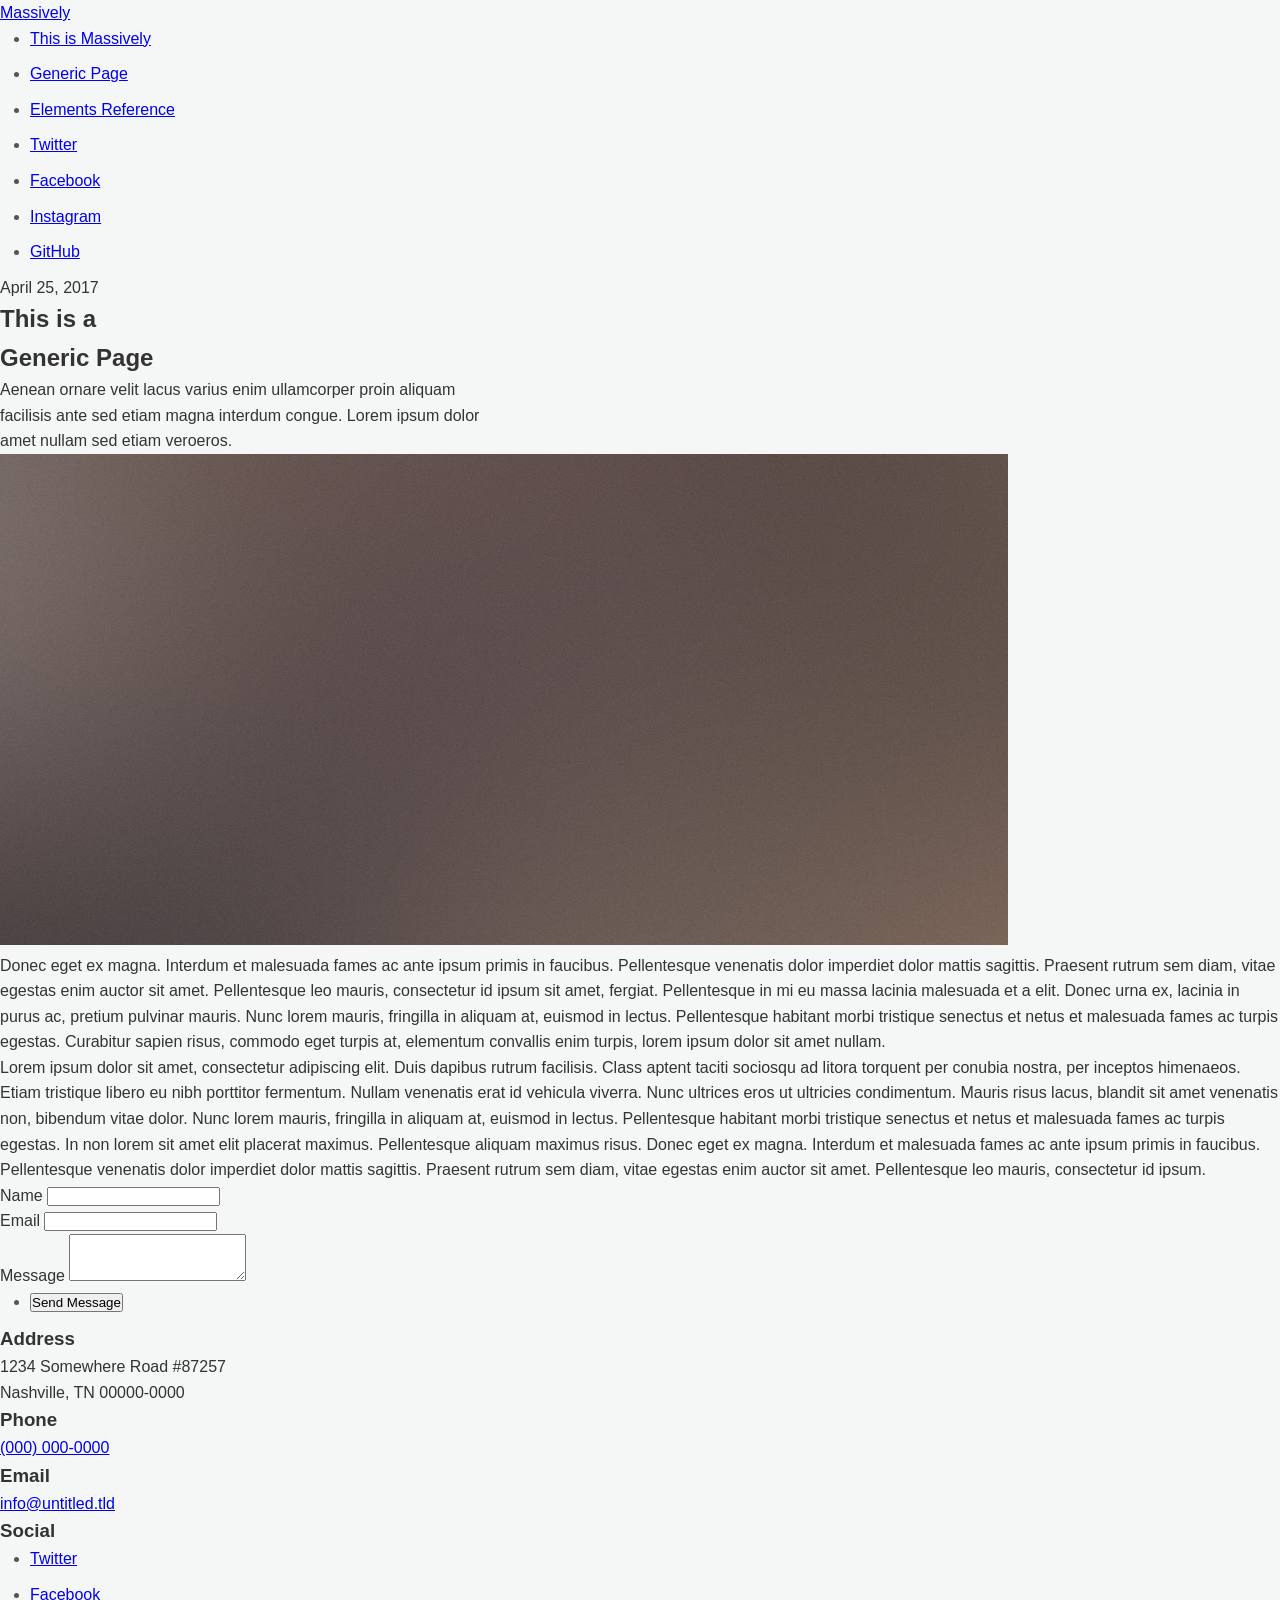
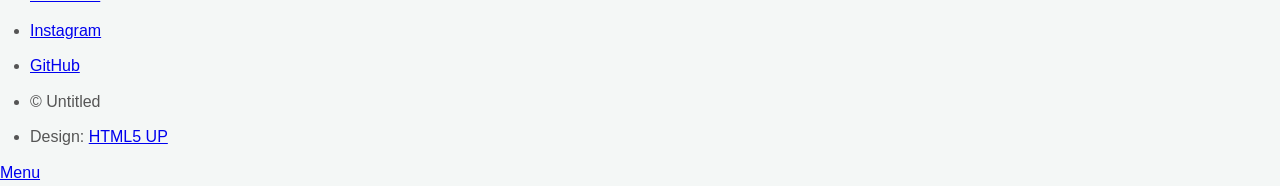
<file: generic.html>
<!DOCTYPE HTML>
<!--
	Massively by HTML5 UP
	html5up.net | @ajlkn
	Free for personal and commercial use under the CCA 3.0 license (html5up.net/license)
-->
<html>
	<head>
		<title>Generic Page - Massively by HTML5 UP</title>
		<meta charset="utf-8" />
		<meta name="viewport" content="width=device-width, initial-scale=1, user-scalable=no" />
		<link rel="stylesheet" href="assets/css/main.css" />
		<noscript><link rel="stylesheet" href="assets/css/noscript.css" /></noscript>
	</head>
	<body class="is-preload">

		<!-- Wrapper -->
			<div id="wrapper">

				<!-- Header -->
					<header id="header">
						<a href="index.html" class="logo">Massively</a>
					</header>

				<!-- Nav -->
					<nav id="nav">
						<ul class="links">
							<li><a href="index.html">This is Massively</a></li>
							<li class="active"><a href="generic.html">Generic Page</a></li>
							<li><a href="elements.html">Elements Reference</a></li>
						</ul>
						<ul class="icons">
							<li><a href="#" class="icon brands fa-twitter"><span class="label">Twitter</span></a></li>
							<li><a href="#" class="icon brands fa-facebook-f"><span class="label">Facebook</span></a></li>
							<li><a href="#" class="icon brands fa-instagram"><span class="label">Instagram</span></a></li>
							<li><a href="#" class="icon brands fa-github"><span class="label">GitHub</span></a></li>
						</ul>
					</nav>

				<!-- Main -->
					<div id="main">

						<!-- Post -->
							<section class="post">
								<header class="major">
									<span class="date">April 25, 2017</span>
									<h1>This is a<br />
									Generic Page</h1>
									<p>Aenean ornare velit lacus varius enim ullamcorper proin aliquam<br />
									facilisis ante sed etiam magna interdum congue. Lorem ipsum dolor<br />
									amet nullam sed etiam veroeros.</p>
								</header>
								<div class="image main"><img src="images/pic01.jpg" alt="" /></div>
								<p>Donec eget ex magna. Interdum et malesuada fames ac ante ipsum primis in faucibus. Pellentesque venenatis dolor imperdiet dolor mattis sagittis. Praesent rutrum sem diam, vitae egestas enim auctor sit amet. Pellentesque leo mauris, consectetur id ipsum sit amet, fergiat. Pellentesque in mi eu massa lacinia malesuada et a elit. Donec urna ex, lacinia in purus ac, pretium pulvinar mauris. Nunc lorem mauris, fringilla in aliquam at, euismod in lectus. Pellentesque habitant morbi tristique senectus et netus et malesuada fames ac turpis egestas. Curabitur sapien risus, commodo eget turpis at, elementum convallis enim turpis, lorem ipsum dolor sit amet nullam.</p>
								<p>Lorem ipsum dolor sit amet, consectetur adipiscing elit. Duis dapibus rutrum facilisis. Class aptent taciti sociosqu ad litora torquent per conubia nostra, per inceptos himenaeos. Etiam tristique libero eu nibh porttitor fermentum. Nullam venenatis erat id vehicula viverra. Nunc ultrices eros ut ultricies condimentum. Mauris risus lacus, blandit sit amet venenatis non, bibendum vitae dolor. Nunc lorem mauris, fringilla in aliquam at, euismod in lectus. Pellentesque habitant morbi tristique senectus et netus et malesuada fames ac turpis egestas. In non lorem sit amet elit placerat maximus. Pellentesque aliquam maximus risus. Donec eget ex magna. Interdum et malesuada fames ac ante ipsum primis in faucibus. Pellentesque venenatis dolor imperdiet dolor mattis sagittis. Praesent rutrum sem diam, vitae egestas enim auctor sit amet. Pellentesque leo mauris, consectetur id ipsum.</p>
							</section>

					</div>

				<!-- Footer -->
					<footer id="footer">
						<section>
							<form method="post" action="#">
								<div class="fields">
									<div class="field">
										<label for="name">Name</label>
										<input type="text" name="name" id="name" />
									</div>
									<div class="field">
										<label for="email">Email</label>
										<input type="text" name="email" id="email" />
									</div>
									<div class="field">
										<label for="message">Message</label>
										<textarea name="message" id="message" rows="3"></textarea>
									</div>
								</div>
								<ul class="actions">
									<li><input type="submit" value="Send Message" /></li>
								</ul>
							</form>
						</section>
						<section class="split contact">
							<section class="alt">
								<h3>Address</h3>
								<p>1234 Somewhere Road #87257<br />
								Nashville, TN 00000-0000</p>
							</section>
							<section>
								<h3>Phone</h3>
								<p><a href="#">(000) 000-0000</a></p>
							</section>
							<section>
								<h3>Email</h3>
								<p><a href="#">info@untitled.tld</a></p>
							</section>
							<section>
								<h3>Social</h3>
								<ul class="icons alt">
									<li><a href="#" class="icon brands alt fa-twitter"><span class="label">Twitter</span></a></li>
									<li><a href="#" class="icon brands alt fa-facebook-f"><span class="label">Facebook</span></a></li>
									<li><a href="#" class="icon brands alt fa-instagram"><span class="label">Instagram</span></a></li>
									<li><a href="#" class="icon brands alt fa-github"><span class="label">GitHub</span></a></li>
								</ul>
							</section>
						</section>
					</footer>

				<!-- Copyright -->
					<div id="copyright">
						<ul><li>&copy; Untitled</li><li>Design: <a href="https://html5up.net">HTML5 UP</a></li></ul>
					</div>

			</div>

		<!-- Scripts -->
			<script src="assets/js/jquery.min.js"></script>
			<script src="assets/js/jquery.scrollex.min.js"></script>
			<script src="assets/js/jquery.scrolly.min.js"></script>
			<script src="assets/js/browser.min.js"></script>
			<script src="assets/js/breakpoints.min.js"></script>
			<script src="assets/js/util.js"></script>
			<script src="assets/js/main.js"></script>

	</body>
</html>
</file>
<file: assets/css/main.css>
/* Basic Reset */
* {
  margin: 0;
  padding: 0;
  box-sizing: border-box;
}

body {
  font-family: 'Roboto', sans-serif;
  background-color: #f4f7f6;
  color: #333;
  line-height: 1.6;
}

/* Header Styling */
.header {
  background-color: #0073b1;
  color: #fff;
  padding: 40px 0;
  text-align: center;
}

.header .container {
  max-width: 1200px;
  margin: 0 auto;
}

.profile-header {
  display: flex;
  align-items: center;
  justify-content: center;
  flex-wrap: wrap;
}

.profile-photo img {
  border-radius: 50%;
  width: 150px;
  height: 150px;
  margin-right: 20px;
}

.profile-details h1 {
  font-size: 28px;
  font-weight: 600;
}

.profile-details h2 {
  font-size: 22px;
  margin-bottom: 10px;
  color: #0073b1;
}

.profile-details a {
  color: #fff;
  text-decoration: none;
  font-weight: 600;
}

.profile-details a:hover {
  text-decoration: underline;
}

/* Section Styles */
.section {
  padding: 40px 0;
  margin-bottom: 30px;
  background-color: #fff;
}

.container {
  max-width: 1200px;
  margin: 0 auto;
  padding: 0 15px;
}

h2 {
  font-size: 30px;
  margin-bottom: 20px;
  color: #0073b1;
}

/* Education Section */
.education-item {
  margin-bottom: 20px;
}

.education-item h3 {
  font-size: 22px;
  margin-bottom: 5px;
}

/* Work Experience Section */
.experience-item {
  margin-bottom: 20px;
}

.experience-item h3 {
  font-size: 22px;
  margin-bottom: 5px;
}

.experience-item ul {
  margin-top: 10px;
  list-style: none;
}

.experience-item ul li {
  font-size: 16px;
  margin-bottom: 5px;
}
/* Skills Section */
.skills-container {
  display: grid;
  grid-template-columns: repeat(auto-fill, minmax(250px, 1fr));
  gap: 30px;
  margin-top: 20px;
}

.skills-category {
  background-color: #f0f2f5;
  padding: 20px;
  border-radius: 8px;
  box-shadow: 0 2px 5px rgba(0, 0, 0, 0.1);
  transition: all 0.3s ease;
}

.skills-category:hover {
  background-color: #0073b1;
  color: white;
  box-shadow: 0 4px 10px rgba(0, 0, 0, 0.2);
}

.skills-category h3 {
  font-size: 20px;
  margin-bottom: 10px;
  color: #333;
}

.skills-category ul {
  list-style-type: none;
  padding-left: 0;
}

.skills-category ul li {
  font-size: 16px;
  margin-bottom: 8px;
  color: #555;
}

.skills-category ul li:hover {
  color: #0073b1;
  cursor: pointer;
}

/* Section Header Styling */
h2 {
  font-size: 36px;
  text-align: center;
  color: #0073b1;
  margin-bottom: 40px;
}

/* Container and responsiveness */
.container {
  max-width: 1200px;
  margin: 0 auto;
  padding: 0 15px;
}

@media (max-width: 768px) {
  .skills-container {
      grid-template-columns: 1fr 1fr;
  }
}

@media (max-width: 480px) {
  .skills-container {
      grid-template-columns: 1fr;
  }
}
/* Right-side Text Section */
.right-side-text {
  flex: 0 0 300px;  /* Fixed width for the right-side section */
  background-color: #f0f2f5;
  padding: 20px;
  border-radius: 8px;
  box-shadow: 0 2px 5px rgba(0, 0, 0, 0.1);
  text-align: center;
  align-self: flex-start;  /* Align to the top of the container */
}

/* Job Experience Section */
.job {
  margin-bottom: 30px;
  padding: 20px;
  background-color: #f9f9f9;
  border-radius: 8px;
  box-shadow: 0 2px 5px rgba(0, 0, 0, 0.1);
}

/* Job Header */
.job-header {
  display: flex;
  justify-content: space-between; /* Aligns job title on the left and duration on the right */
  align-items: center;
  margin-bottom: 15px;
}

/* Job Title */
.job-header h3 {
  font-size: 20px;
  color: #333;
  margin: 0;
}

/* Job Duration on the right */
.job-duration {
  font-size: 16px;
  color: #777;
  font-style: italic;
}

/* Responsibilities List */
ul {
  list-style-type: disc;
  margin-left: 20px;
}

ul li {
  font-size: 16px;
  color: #555;
  margin-bottom: 10px;
}

/* Space between each job */
.job + .job {
  margin-top: 20px;
}
/* General styling for the section */
.projects {
  margin-top: 40px;
  padding: 40px 0;
  background-color: #f9f9f9;
}

.projects h2 {
  text-align: center;
  font-size: 32px;
  color: #0073b1;
  margin-bottom: 30px;
}

.projects h3{
  color: #0073b1;
}

/* Each project card */
/* Each project card with pastel background */
.project {
  background-color: #e0f7fa; /* Light pastel cyan color */
  padding: 20px;
  margin-bottom: 30px;
  border-radius: 8px;
  box-shadow: 0 2px 8px rgba(0, 0, 0, 0.1);
  transition: all 0.3s ease;
}

/* Hover effect with different color */
.project:hover {
  background-color: #b2ebf2; /* Slightly darker cyan shade when hovered */
  box-shadow: 0 10px 25px rgba(0, 0, 0, 0.15);
  transform: scale(1.05);
}


/* Header style for each project */
.project-header {
  display: flex;
  justify-content: space-between;
  align-items: center;
  margin-bottom: 15px;
}

.project-header h3 {
  font-size: 24px;
  color: #0073b1;
  margin: 0;
  flex: 1;
}

.project-duration {
  font-size: 16px;
  color: #777;
  font-style: italic;
  text-align: right;
}

.date-range {
  display: block;
  font-weight: normal;
  margin-top: 5px;
}

/* Styling for the lists */
ul {
  list-style-type: disc;
  margin-left: 20px;
  padding-left: 10px;
}

ul li {
  font-size: 16px;
  color: #555;
  margin-bottom: 10px;
}

/* Styling for the objective and skills */
.project-objective {
  font-size: 18px;
  color: #333;
  margin-top: 15px;
}

h4 {
  color: #333;
  margin-top: 20px;
}


.card-header h3 {
  margin: 0;
}

.card-header p {
  margin-top: 10px;
  font-size: 14px;
}

/* Card Body styling */
.card-body {
  display: none; /* Initially hidden */
  padding: 20px;
  background-color: #FFFFFF; /* White background for the body */
  color: #0073b1; /* Dark text for readability */
}

/* When the active class is added, show the card body */
.card-body.active {
  display: block;
}

/* Hover effect for cards */
.project.card:hover {
  box-shadow: 0 10px 25px rgba(0, 0, 0, 0.15); /* Larger shadow for hover effect */
  transform: scale(1.05); /* Slight scale effect */
}

/* Responsiveness */
@media (max-width: 768px) {
  .project.card {
    max-width: 90%; /* Makes the card responsive on medium screens */
  }
}

@media (max-width: 480px) {
  .project.card {
    max-width: 100%; /* Full width on smaller screens */
  }
  .card-header h3 {
    font-size: 18px;
  }
  .card-body {
    font-size: 14px;
  }
}


ul {
  list-style-type: disc;
  margin-left: 20px;
  padding-left: 10px;
}

ul li {
  font-size: 16px;
  margin-bottom: 10px;
}

h4 {
  color:#0073b1; /* Blue color for subsection headers */
  margin-top: 20px;
}

.project p {
  font-size: 16px;
  color: #2C3E50; /* Dark muted color for paragraphs */
  margin-top: 5px;
}

/* Hover effect with light scaling */
.card:hover {
  box-shadow: 0 10px 25px rgba(0, 0, 0, 0.15); /* Larger shadow for hover effect */
  transform: scale(1.05); /* Slight scale effect */
}

/* Honors and Awards Section Styling */
.honors-awards {
  margin-top: 50px;
  padding: 60px 0;
  background-color: #fff; /* White background */
  color: #2C3E50;
  border-top: 5px solid #3498db; /* Blue border to match color scheme */
}

.honors-awards h2 {
  text-align: center;
  font-size: 36px;
  color: #0073b1; /* Blue color for section heading */
  margin-bottom: 40px;
  font-weight: bold;
}

.award-timeline {
  display: flex;
  flex-direction: column;
  gap: 40px;
}

.award-item {
  display: flex;
  align-items: center;
  background-color: #fff;
  padding: 20px;
  border-radius: 12px;
  box-shadow: 0 4px 15px rgba(0, 0, 0, 0.1);
  transition: all 0.3s ease;
}

.award-item:hover {
  box-shadow: 0 10px 25px rgba(0, 0, 0, 0.2);
  transform: translateY(-5px); /* Elevate the card on hover */
}

.award-icon {
  margin-right: 20px;
  font-size: 40px; /* Larger icon size */
  color: #0073b1; /* Blue icon color to match the section header */
}

.award-details h3 {
  font-size: 24px;
  color: #0073b1; /* Blue color for award title */
  margin-bottom: 10px;
}

.award-details p {
  font-size: 16px;
  color: #2C3E50;
  margin-bottom: 5px;
}

.award-issuer {
  font-size: 14px;
  color: #7F8C8D;
  font-style: italic;
}

/* Responsive Design for Mobile */
@media (max-width: 768px) {
  .award-item {
      flex-direction: column;
      align-items: flex-start;
  }

  .award-icon {
      margin-right: 0;
      margin-bottom: 10px;
  }

  .honors-awards h2 {
      font-size: 32px;
  }

  .award-details h3 {
      font-size: 22px;
  }
}
#workshops {
  background-color: #f4f6f9;
  padding: 60px 20px;
}

#workshops h2 {
  text-align: center;
  font-size: 32px;
  color: #0073b1;
  margin-bottom: 40px;
  font-weight: 600;
}

.timeline {
  position: relative;
  max-width: 900px;
  margin: auto;
}

.timeline-item {
  display: flex;
  align-items: center;
  margin: 30px 0;
  position: relative;
}

.timeline-icon {
  background-color:#0073b1;
  color: #fff;
  border-radius: 50%;
  padding: 20px;
  font-size: 24px;
  width: 50px;
  height: 50px;
  display: flex;
  justify-content: center;
  align-items: center;
}

.timeline-content {
  margin-left: 20px;
  border-left: 3px solid #0073b1;
  padding-left: 20px;
}

.timeline-content h3 {
  font-size: 22px;
  color: #0073b1;
  margin: 0 0 10px;
}

.timeline-item:nth-child(odd) .timeline-content {
  border-left: 3px solid #f8b400;
}

.timeline-item:nth-child(odd) .timeline-icon {
  background-color: #f8b400;
}

.timeline-item p {
  font-size: 16px;
  color: #333;
}
</file>
<file: assets/css/noscript.css>
@import url(font-awesome.min.css);

/*
	Massively by HTML5 UP
	html5up.net | @ajlkn
	Free for personal and commercial use under the CCA 3.0 license (html5up.net/license)
*/

/* Wrapper */

	#wrapper {
		background-color: #212931;
		background-image: url("../../images/overlay.png"), linear-gradient(0deg, rgba(0, 0, 0, 0.1), rgba(0, 0, 0, 0.1)), url("../../images/bg.jpg");
		background-size: auto,								auto,														100% auto;
		background-position: center,								center,														top center;
		background-repeat: repeat,								no-repeat,													no-repeat;
		background-attachment: fixed,								fixed,														fixed;
	}

		#wrapper.fade-in:before {
			display: none;
		}

/* Intro */

	body.is-preload #intro {
		opacity: 1;
	}

		body.is-preload #intro:not(.hidden) + #header + #nav {
			-moz-transform: none;
			-webkit-transform: none;
			-ms-transform: none;
			transform: none;
			opacity: 1;
		}
</file>
